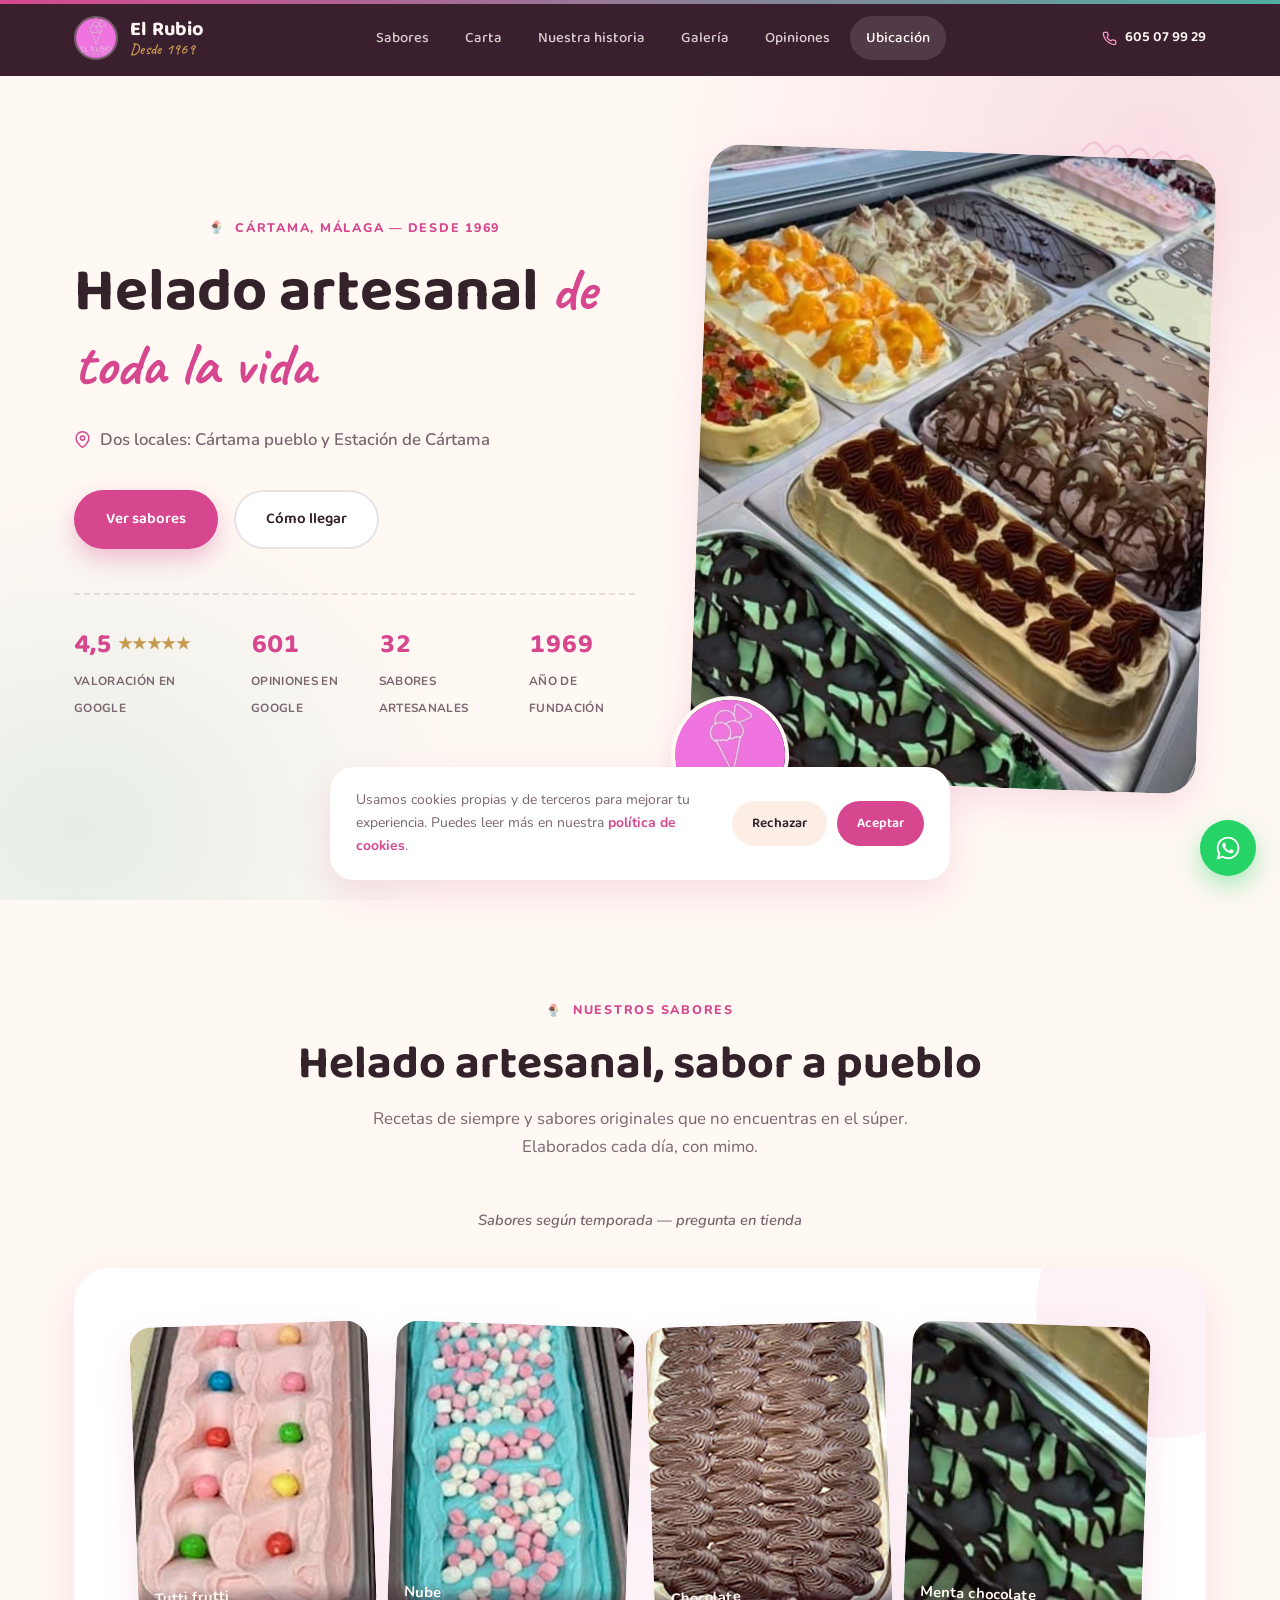
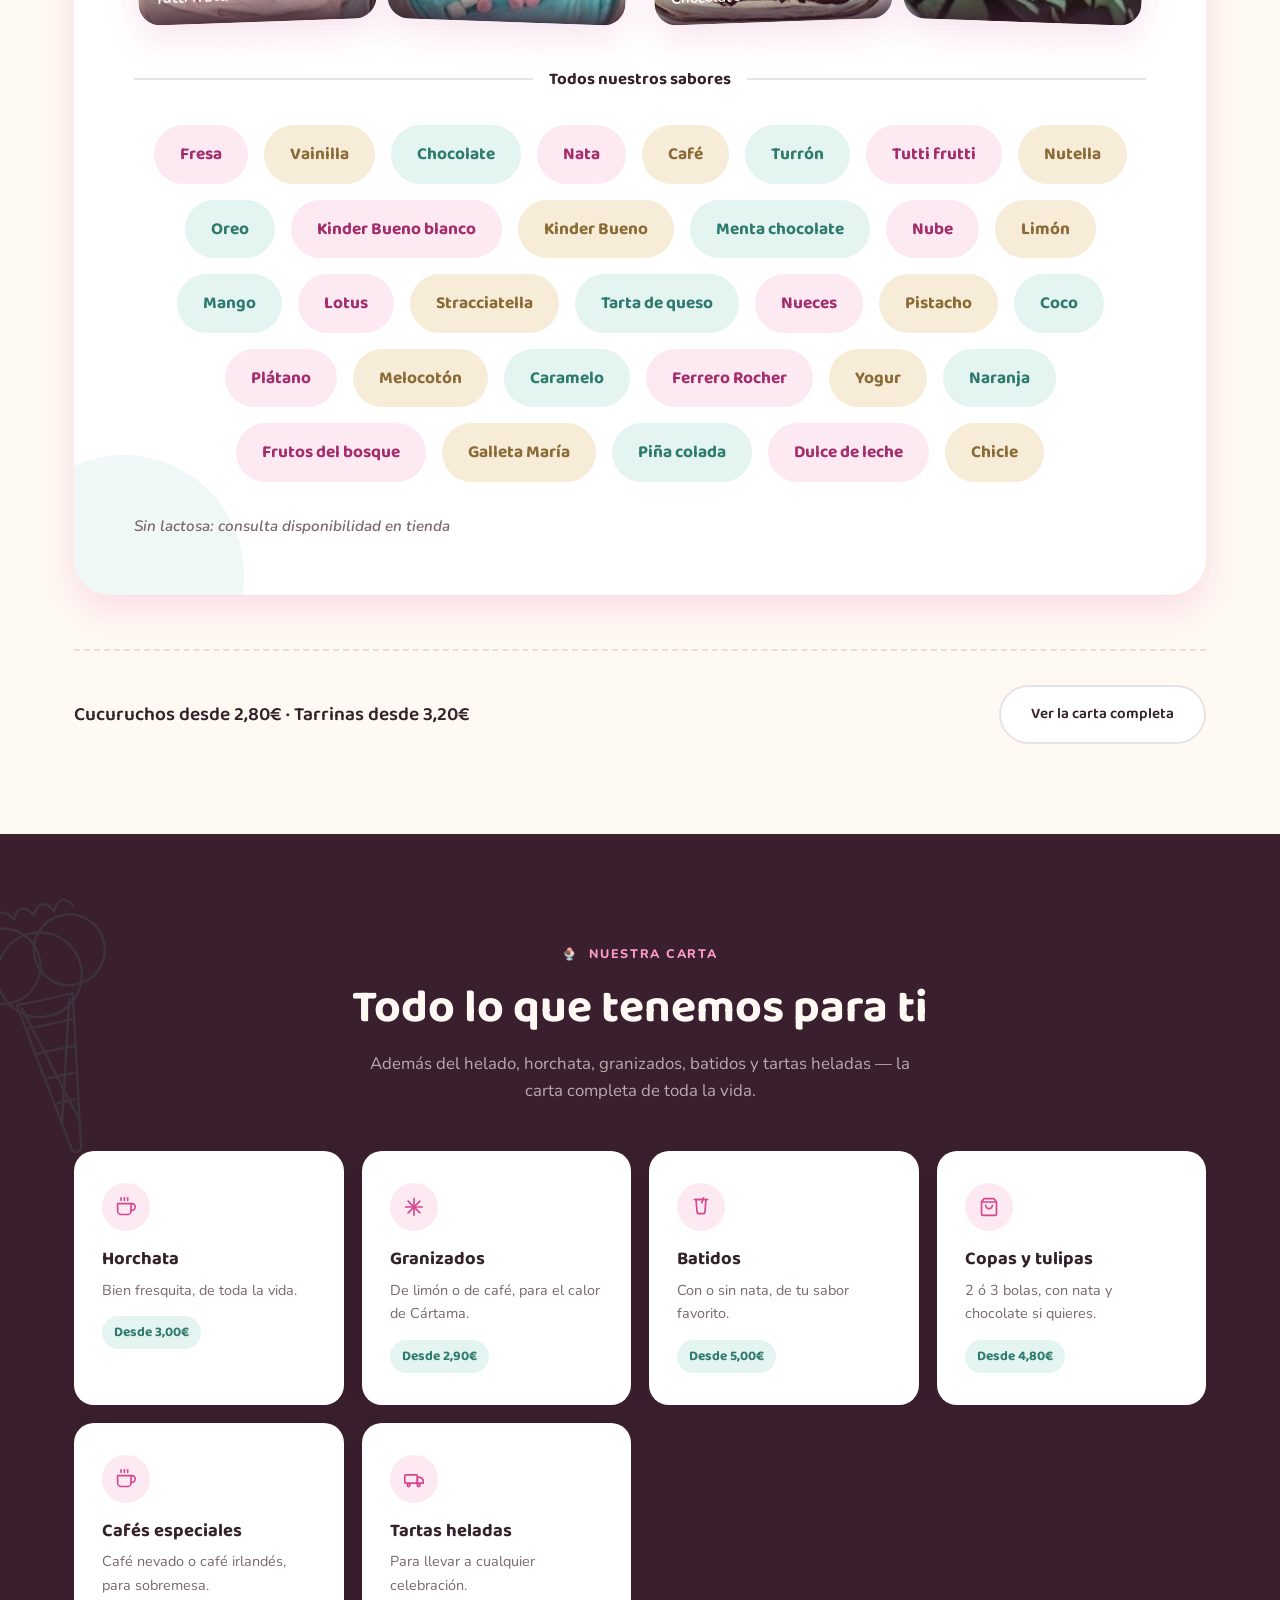
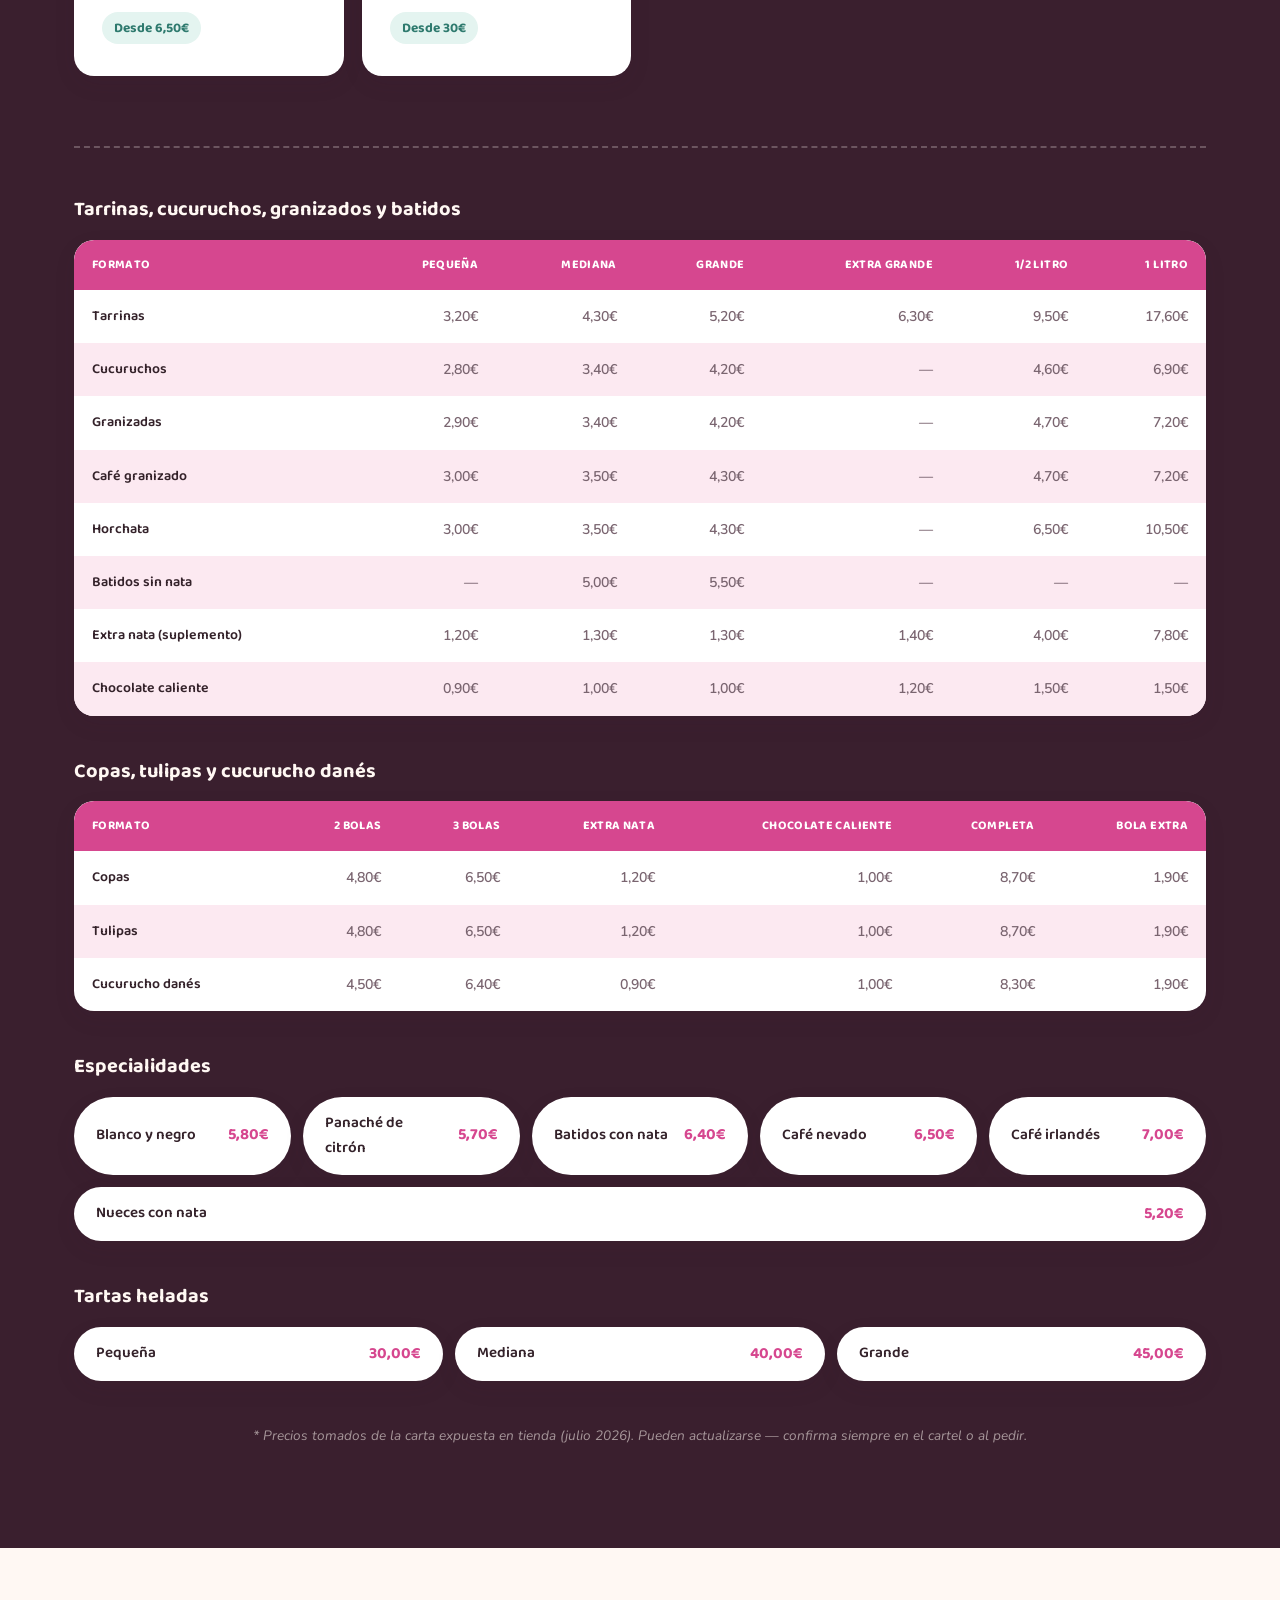
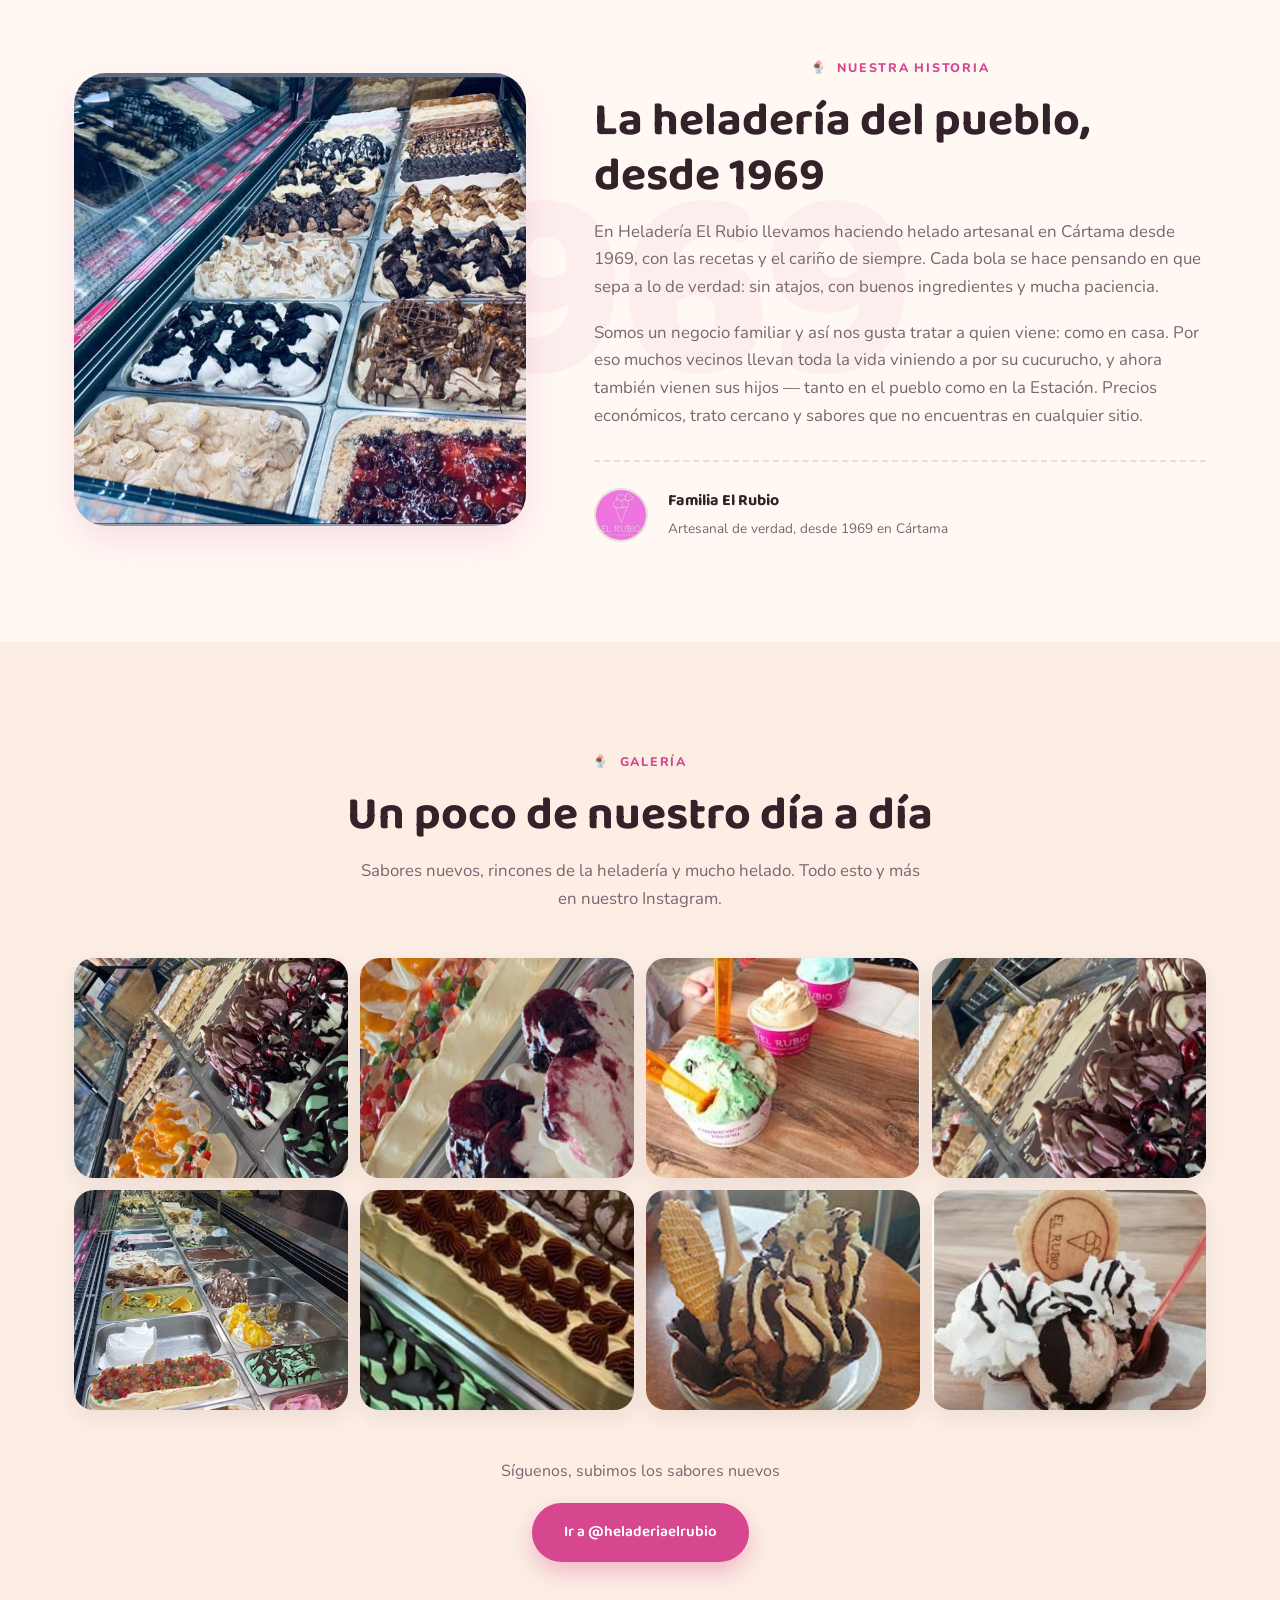
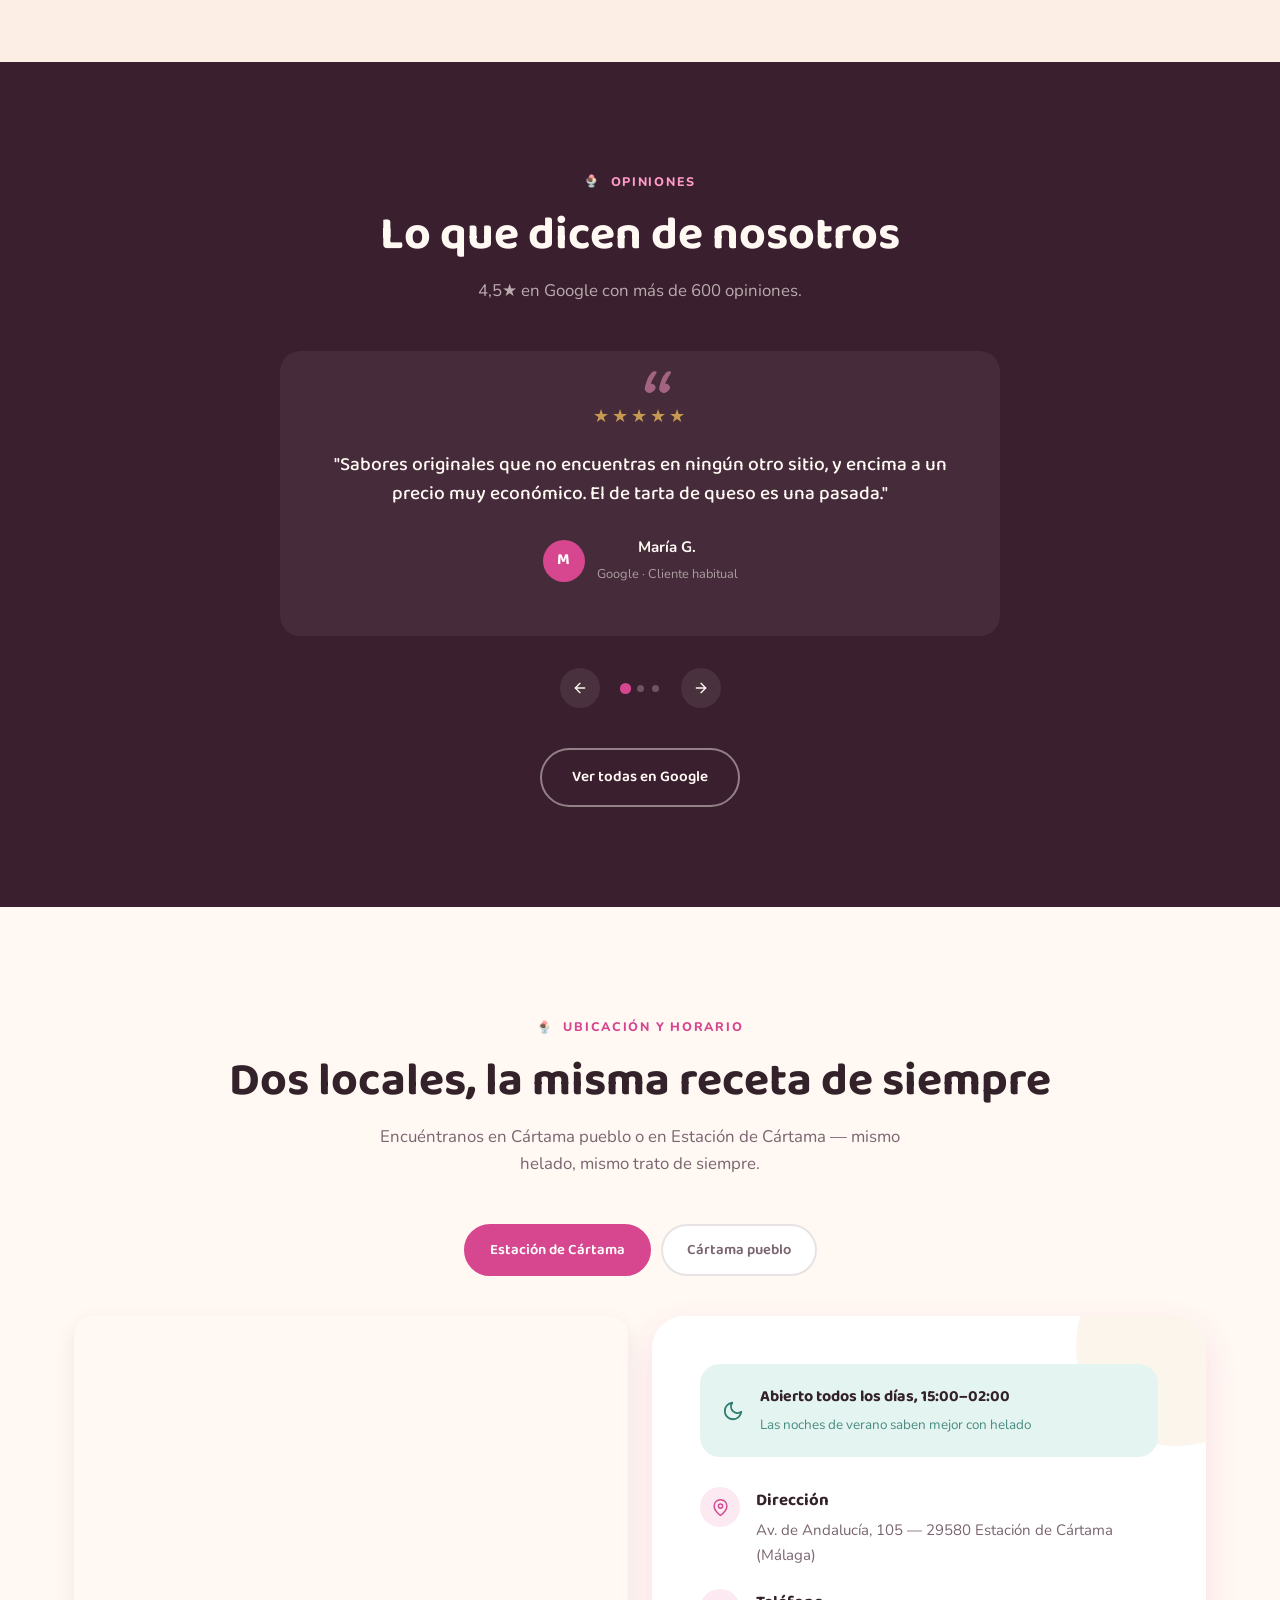
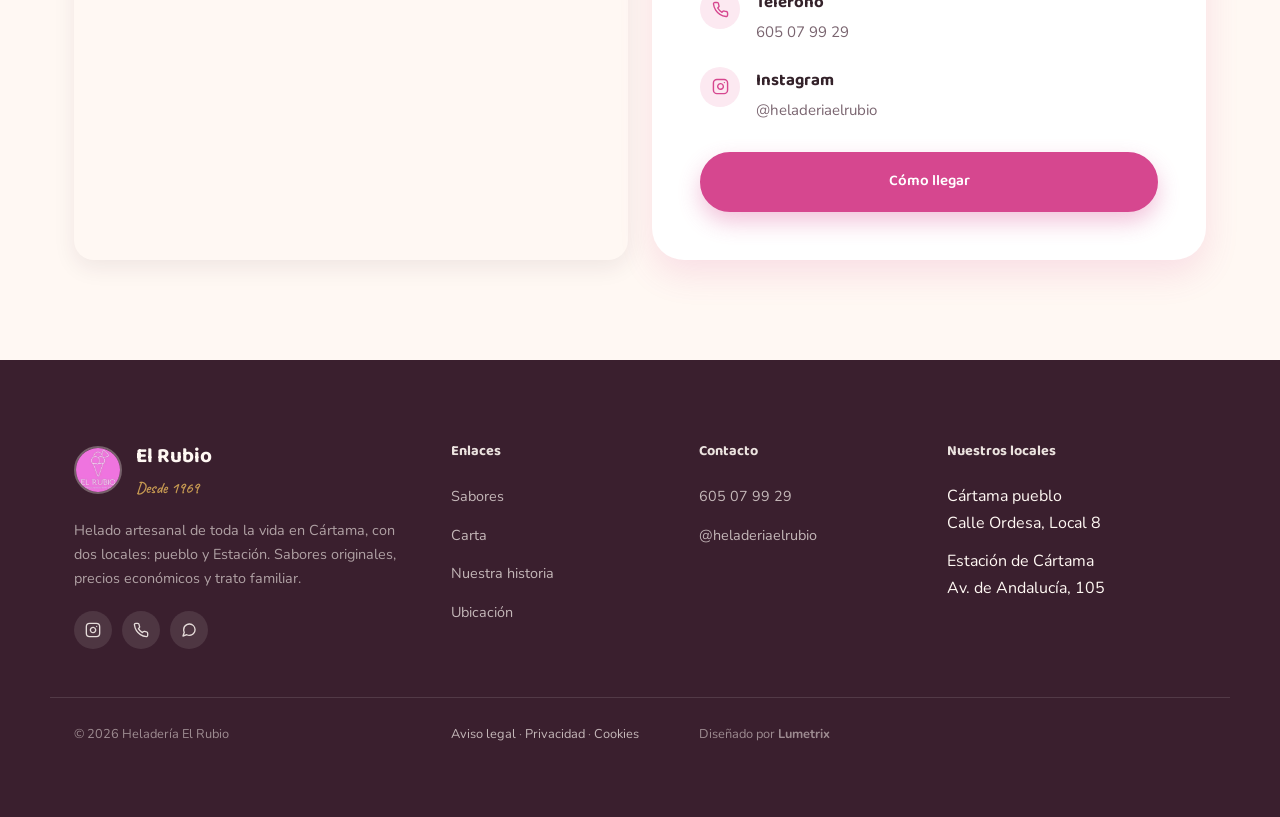
<file: index.html>
<!DOCTYPE html>
<html lang="es">
<head>
<meta charset="UTF-8">
<meta name="viewport" content="width=device-width, initial-scale=1.0">
<title>Heladería El Rubio — Helado Artesanal en Cártama desde 1969 (Málaga)</title>
<meta name="description" content="Heladería artesanal en Cártama (Málaga) desde 1969, con dos locales: Cártama pueblo y Estación de Cártama. Sabores originales, precios económicos y trato familiar de toda la vida. También cafetería. Abierto hasta las 2:00.">
<link rel="canonical" href="https://heladeriaelrubio.es/">

<!-- Open Graph -->
<meta property="og:type" content="restaurant">
<meta property="og:title" content="Heladería El Rubio — Helado Artesanal en Cártama desde 1969">
<meta property="og:description" content="Sabores originales, precios económicos y trato familiar de toda la vida. Dos locales: Cártama pueblo y Estación de Cártama. Abierto hasta las 2:00.">
<meta property="og:image" content="img/og-helado.jpg">
<meta property="og:image:width" content="1200">
<meta property="og:image:height" content="630">
<meta property="og:locale" content="es_ES">
<meta property="og:site_name" content="Heladería El Rubio">
<meta name="twitter:card" content="summary_large_image">

<!-- Favicons -->
<link rel="icon" href="favicon.ico" sizes="any">
<link rel="icon" type="image/png" sizes="32x32" href="img/favicon-32.png">
<link rel="icon" type="image/png" sizes="16x16" href="img/favicon-16.png">
<link rel="apple-touch-icon" href="img/apple-touch-icon.png">
<link rel="manifest" href="site.webmanifest">
<meta name="theme-color" content="#3A1F2E">

<!-- Fuentes -->
<link rel="preconnect" href="https://fonts.googleapis.com">
<link rel="preconnect" href="https://fonts.gstatic.com" crossorigin>
<link href="https://fonts.googleapis.com/css2?family=Baloo+2:wght@500;600;700;800&family=Nunito:wght@400;600;700;800&family=Caveat:wght@600;700&display=swap" rel="stylesheet">

<link rel="stylesheet" href="css/style.css?v=11">

<!-- Schema.org: IceCreamShop (dos locales) -->
<script type="application/ld+json">
{
  "@context": "https://schema.org",
  "@graph": [
    {
      "@type": "IceCreamShop",
      "@id": "https://heladeriaelrubio.es/#estacion",
      "name": "Heladería El Rubio — Estación de Cártama",
      "image": "https://heladeriaelrubio.es/img/og-helado.jpg",
      "telephone": "+34605079929",
      "priceRange": "€",
      "foundingDate": "1969",
      "address": {
        "@type": "PostalAddress",
        "streetAddress": "Av. de Andalucía, 105",
        "addressLocality": "Estación de Cártama",
        "addressRegion": "Málaga",
        "postalCode": "29580",
        "addressCountry": "ES"
      },
      "openingHoursSpecification": [
        {
          "@type": "OpeningHoursSpecification",
          "dayOfWeek": ["Monday","Tuesday","Wednesday","Thursday","Friday","Saturday","Sunday"],
          "opens": "15:00",
          "closes": "02:00"
        }
      ],
      "aggregateRating": {
        "@type": "AggregateRating",
        "ratingValue": "4.5",
        "reviewCount": "601"
      },
      "sameAs": ["https://www.instagram.com/heladeriaelrubio"]
    },
    {
      "@type": "IceCreamShop",
      "@id": "https://heladeriaelrubio.es/#pueblo",
      "name": "Heladería El Rubio — Cártama pueblo",
      "image": "https://heladeriaelrubio.es/img/og-helado.jpg",
      "telephone": "+34605079929",
      "priceRange": "€",
      "foundingDate": "1969",
      "address": {
        "@type": "PostalAddress",
        "streetAddress": "Calle Ordesa, Local 8",
        "addressLocality": "Cártama",
        "addressRegion": "Málaga",
        "postalCode": "29570",
        "addressCountry": "ES"
      },
      "openingHoursSpecification": [
        {
          "@type": "OpeningHoursSpecification",
          "dayOfWeek": ["Monday","Tuesday","Wednesday","Thursday","Friday","Saturday","Sunday"],
          "opens": "15:00",
          "closes": "02:00"
        }
      ],
      "sameAs": ["https://www.instagram.com/heladeriaelrubio"]
    }
  ]
}
</script>
</head>
<body>

<a href="#inicio" class="skip-link">Ir al contenido principal</a>
<div class="franja-acento" aria-hidden="true"></div>

<!-- ============ HEADER ============ -->
<header class="header" id="header">
  <div class="contenedor">
    <a href="#inicio" class="logo">
      <span class="logo-badge"><img src="img/logo-el-rubio.jpg" alt="Heladería El Rubio"></span>
      <span class="logo-texto">El Rubio<span>Desde 1969</span></span>
    </a>

    <nav class="nav-desktop">
      <a href="#sabores">Sabores</a>
      <a href="#carta">Carta</a>
      <a href="#historia">Nuestra historia</a>
      <a href="#galeria">Galería</a>
      <a href="#opiniones">Opiniones</a>
      <a href="#ubicacion">Ubicación</a>
    </nav>

    <div class="nav-cta">
      <a href="tel:+34605079929" class="nav-tel"><svg class="icono-svg" viewBox="0 0 24 24"><path d="M22 16.92v3a2 2 0 0 1-2.18 2 19.79 19.79 0 0 1-8.63-3.07 19.5 19.5 0 0 1-6-6 19.79 19.79 0 0 1-3.07-8.67A2 2 0 0 1 4.11 2h3a2 2 0 0 1 2 1.72c.127.96.361 1.903.7 2.81a2 2 0 0 1-.45 2.11L8.09 9.91a16 16 0 0 0 6 6l1.27-1.27a2 2 0 0 1 2.11-.45c.907.339 1.85.573 2.81.7A2 2 0 0 1 22 16.92z"/></svg> 605 07 99 29</a>
      <button class="btn-menu" id="btnMenu" aria-label="Abrir menú">
        <span></span><span></span><span></span>
      </button>
    </div>
  </div>

  <div class="nav-movil" id="navMovil">
    <a href="#sabores">Sabores</a>
    <a href="#carta">Carta</a>
    <a href="#historia">Nuestra historia</a>
    <a href="#galeria">Galería</a>
    <a href="#opiniones">Opiniones</a>
    <a href="#ubicacion">Ubicación</a>
    <a href="tel:+34605079929" class="nav-tel"><svg class="icono-svg" viewBox="0 0 24 24"><path d="M22 16.92v3a2 2 0 0 1-2.18 2 19.79 19.79 0 0 1-8.63-3.07 19.5 19.5 0 0 1-6-6 19.79 19.79 0 0 1-3.07-8.67A2 2 0 0 1 4.11 2h3a2 2 0 0 1 2 1.72c.127.96.361 1.903.7 2.81a2 2 0 0 1-.45 2.11L8.09 9.91a16 16 0 0 0 6 6l1.27-1.27a2 2 0 0 1 2.11-.45c.907.339 1.85.573 2.81.7A2 2 0 0 1 22 16.92z"/></svg> 605 07 99 29</a>
  </div>
</header>

<!-- ============ HERO ============ -->
<section class="hero" id="inicio">
  <div class="contenedor">
    <div class="hero-texto">
      <span class="etiqueta">Cártama, Málaga — desde 1969</span>
      <h1>Helado artesanal <em>de toda la vida</em></h1>
      <p class="hero-direccion"><svg class="icono-svg" viewBox="0 0 24 24"><path d="M21 10c0 7-9 13-9 13s-9-6-9-13a9 9 0 0 1 18 0z"/><circle cx="12" cy="10" r="3"/></svg> Dos locales: Cártama pueblo y Estación de Cártama</p>
      <div class="hero-botones">
        <a href="#sabores" class="btn btn-primario">Ver sabores</a>
        <a href="#ubicacion" class="btn btn-secundario">Cómo llegar</a>
      </div>
      <div class="hero-stats">
        <div class="hero-stat"><strong>4,5<span class="estrellas">★★★★★</span></strong><span>Valoración en Google</span></div>
        <div class="hero-stat"><strong data-cuenta="601">0</strong><span>Opiniones en Google</span></div>
        <div class="hero-stat"><strong data-cuenta="32">0</strong><span>Sabores artesanales</span></div>
        <div class="hero-stat"><strong>1969</strong><span>Año de fundación</span></div>
      </div>
    </div>

    <div class="hero-imagen-wrap">
      <div class="grafico-decorativo hero-grafico" aria-hidden="true">
        <svg viewBox="0 0 200 280" xmlns="http://www.w3.org/2000/svg">
          <path d="M75 118 L125 118 L104 252 a5 6 0 0 1 -8 0 Z"/>
          <line x1="80" y1="140" x2="120" y2="140"/>
          <line x1="84" y1="163" x2="116" y2="163"/>
          <line x1="88" y1="186" x2="112" y2="186"/>
          <line x1="92" y1="209" x2="108" y2="209"/>
          <line x1="79" y1="122" x2="108" y2="228"/>
          <line x1="121" y1="122" x2="92" y2="228"/>
          <circle cx="100" cy="96" r="37"/>
          <circle cx="70" cy="82" r="33"/>
          <circle cx="130" cy="80" r="31"/>
          <path d="M52 44 q9 -16 18 0 q9 -16 18 0 q9 -16 18 0 q9 -16 18 0 q9 -16 18 0"/>
        </svg>
      </div>
      <div class="hero-imagen">
        <img class="foto-real" src="img/hero-vitrina.jpg" alt="Vitrina de helados artesanales de Heladería El Rubio" fetchpriority="high">
      </div>
      <div class="hero-sello"><img src="img/logo-el-rubio.jpg" alt="Sello Heladería El Rubio, desde 1969"></div>
    </div>
  </div>
</section>

<!-- ============ SABORES ============ -->
<section class="sabores" id="sabores">
  <div class="contenedor">
    <div class="cabecera-seccion reveal">
      <span class="etiqueta">Nuestros sabores</span>
      <h2 class="titulo-seccion">Helado artesanal, sabor a pueblo</h2>
      <p class="subtitulo-seccion">Recetas de siempre y sabores originales que no encuentras en el súper. Elaborados cada día, con mimo.</p>
    </div>

    <div class="nota-sabores-wrap reveal">
      <span class="nota-sabores">Sabores según temporada — pregunta en tienda</span>
    </div>

    <div class="sabores-panel reveal">
      <div class="sabores-fotos">
        <div class="sabores-fotos-item"><img class="foto-real" src="img/sabor-tuttifrutti.jpg" alt="Helado de tutti frutti con gominolas" loading="lazy"><span>Tutti frutti</span></div>
        <div class="sabores-fotos-item"><img class="foto-real" src="img/sabor-nube.jpg" alt="Helado de nube con nubes de azúcar" loading="lazy"><span>Nube</span></div>
        <div class="sabores-fotos-item"><img class="foto-real" src="img/sabor-chocolate2.jpg" alt="Helado de chocolate" loading="lazy"><span>Chocolate</span></div>
        <div class="sabores-fotos-item"><img class="foto-real" src="img/sabor-menta.jpg" alt="Helado de menta con chocolate" loading="lazy"><span>Menta chocolate</span></div>
      </div>

      <div class="sabores-divisor"><span>Todos nuestros sabores</span></div>

      <div class="pills-sabores pills-sabores-todos">
        <span class="pill-sabor c-rosa">Fresa</span>
        <span class="pill-sabor c-dorado">Vainilla</span>
        <span class="pill-sabor c-verde">Chocolate</span>
        <span class="pill-sabor c-rosa">Nata</span>
        <span class="pill-sabor c-dorado">Café</span>
        <span class="pill-sabor c-verde">Turrón</span>
        <span class="pill-sabor c-rosa">Tutti frutti</span>
        <span class="pill-sabor c-dorado">Nutella</span>
        <span class="pill-sabor c-verde">Oreo</span>
        <span class="pill-sabor c-rosa">Kinder Bueno blanco</span>
        <span class="pill-sabor c-dorado">Kinder Bueno</span>
        <span class="pill-sabor c-verde">Menta chocolate</span>
        <span class="pill-sabor c-rosa">Nube</span>
        <span class="pill-sabor c-dorado">Limón</span>
        <span class="pill-sabor c-verde">Mango</span>
        <span class="pill-sabor c-rosa">Lotus</span>
        <span class="pill-sabor c-dorado">Stracciatella</span>
        <span class="pill-sabor c-verde">Tarta de queso</span>
        <span class="pill-sabor c-rosa">Nueces</span>
        <span class="pill-sabor c-dorado">Pistacho</span>
        <span class="pill-sabor c-verde">Coco</span>
        <span class="pill-sabor c-rosa">Plátano</span>
        <span class="pill-sabor c-dorado">Melocotón</span>
        <span class="pill-sabor c-verde">Caramelo</span>
        <span class="pill-sabor c-rosa">Ferrero Rocher</span>
        <span class="pill-sabor c-dorado">Yogur</span>
        <span class="pill-sabor c-verde">Naranja</span>
        <span class="pill-sabor c-rosa">Frutos del bosque</span>
        <span class="pill-sabor c-dorado">Galleta María</span>
        <span class="pill-sabor c-verde">Piña colada</span>
        <span class="pill-sabor c-rosa">Dulce de leche</span>
        <span class="pill-sabor c-dorado">Chicle</span>
      </div>
      <p class="nota-sabores">Sin lactosa: consulta disponibilidad en tienda</p>
    </div>

    <div class="sabores-cta reveal">
      <p>Cucuruchos desde 2,80€ · Tarrinas desde 3,20€</p>
      <a href="#carta" class="btn btn-secundario">Ver la carta completa</a>
    </div>
  </div>
</section>

<!-- ============ NUESTRA CARTA ============ -->
<section class="mas-helados seccion-oscura" id="carta">
  <div class="grafico-decorativo carta-grafico" aria-hidden="true">
    <svg viewBox="0 0 200 280" xmlns="http://www.w3.org/2000/svg">
      <path d="M75 118 L125 118 L104 252 a5 6 0 0 1 -8 0 Z"/>
      <line x1="80" y1="140" x2="120" y2="140"/>
      <line x1="84" y1="163" x2="116" y2="163"/>
      <line x1="88" y1="186" x2="112" y2="186"/>
      <line x1="92" y1="209" x2="108" y2="209"/>
      <line x1="79" y1="122" x2="108" y2="228"/>
      <line x1="121" y1="122" x2="92" y2="228"/>
      <circle cx="100" cy="96" r="37"/>
      <circle cx="70" cy="82" r="33"/>
      <circle cx="130" cy="80" r="31"/>
      <path d="M52 44 q9 -16 18 0 q9 -16 18 0 q9 -16 18 0 q9 -16 18 0 q9 -16 18 0"/>
    </svg>
  </div>
  <div class="contenedor">
    <div class="cabecera-seccion reveal">
      <span class="etiqueta">Nuestra carta</span>
      <h2 class="titulo-seccion">Todo lo que tenemos para ti</h2>
      <p class="subtitulo-seccion">Además del helado, horchata, granizados, batidos y tartas heladas — la carta completa de toda la vida.</p>
    </div>

    <div class="grid-servicios">
      <div class="tarjeta-servicio reveal reveal-1">
        <div class="icono-servicio"><svg class="icono-svg" viewBox="0 0 24 24"><path d="M18 8h1a4 4 0 0 1 0 8h-1"/><path d="M2 8h16v9a4 4 0 0 1-4 4H6a4 4 0 0 1-4-4V8z"/><line x1="6" y1="1" x2="6" y2="4"/><line x1="10" y1="1" x2="10" y2="4"/><line x1="14" y1="1" x2="14" y2="4"/></svg></div>
        <h4>Horchata</h4>
        <p>Bien fresquita, de toda la vida.</p>
        <span class="precio-desde">Desde 3,00€</span>
      </div>
      <div class="tarjeta-servicio reveal reveal-2">
        <div class="icono-servicio"><svg class="icono-svg" viewBox="0 0 24 24"><line x1="12" y1="2" x2="12" y2="22"/><line x1="4.93" y1="4.93" x2="19.07" y2="19.07"/><line x1="2" y1="12" x2="22" y2="12"/><line x1="4.93" y1="19.07" x2="19.07" y2="4.93"/></svg></div>
        <h4>Granizados</h4>
        <p>De limón o de café, para el calor de Cártama.</p>
        <span class="precio-desde">Desde 2,90€</span>
      </div>
      <div class="tarjeta-servicio reveal reveal-3">
        <div class="icono-servicio"><svg class="icono-svg" viewBox="0 0 24 24"><path d="M6 3h12l-1.3 15.2a2 2 0 0 1-2 1.8H9.3a2 2 0 0 1-2-1.8L6 3z"/><line x1="4" y1="3" x2="20" y2="3"/><line x1="15" y1="1" x2="13" y2="7"/></svg></div>
        <h4>Batidos</h4>
        <p>Con o sin nata, de tu sabor favorito.</p>
        <span class="precio-desde">Desde 5,00€</span>
      </div>
      <div class="tarjeta-servicio reveal reveal-4">
        <div class="icono-servicio"><svg class="icono-svg" viewBox="0 0 24 24"><path d="M6 2 3 6v14a2 2 0 0 0 2 2h14a2 2 0 0 0 2-2V6l-3-4z"/><line x1="3" y1="6" x2="21" y2="6"/><path d="M16 10a4 4 0 0 1-8 0"/></svg></div>
        <h4>Copas y tulipas</h4>
        <p>2 ó 3 bolas, con nata y chocolate si quieres.</p>
        <span class="precio-desde">Desde 4,80€</span>
      </div>
      <div class="tarjeta-servicio reveal reveal-1">
        <div class="icono-servicio"><svg class="icono-svg" viewBox="0 0 24 24"><path d="M18 8h1a4 4 0 0 1 0 8h-1"/><path d="M2 8h16v9a4 4 0 0 1-4 4H6a4 4 0 0 1-4-4V8z"/><line x1="6" y1="1" x2="6" y2="4"/><line x1="10" y1="1" x2="10" y2="4"/><line x1="14" y1="1" x2="14" y2="4"/></svg></div>
        <h4>Cafés especiales</h4>
        <p>Café nevado o café irlandés, para sobremesa.</p>
        <span class="precio-desde">Desde 6,50€</span>
      </div>
      <div class="tarjeta-servicio reveal reveal-2">
        <div class="icono-servicio"><svg class="icono-svg" viewBox="0 0 24 24"><rect x="1" y="7" width="15" height="10" rx="1"/><path d="M16 10h4l3 3v4h-7z"/><circle cx="5.5" cy="19.5" r="1.6"/><circle cx="17.5" cy="19.5" r="1.6"/></svg></div>
        <h4>Tartas heladas</h4>
        <p>Para llevar a cualquier celebración.</p>
        <span class="precio-desde">Desde 30€</span>
      </div>
    </div>

    <div class="carta-detalle reveal">
      <h3 class="carta-subtitulo">Tarrinas, cucuruchos, granizados y batidos</h3>
      <div class="tabla-scroll">
        <table class="tabla-precios">
          <thead>
            <tr><th>Formato</th><th>Pequeña</th><th>Mediana</th><th>Grande</th><th>Extra grande</th><th>1/2 litro</th><th>1 litro</th></tr>
          </thead>
          <tbody>
            <tr><td>Tarrinas</td><td>3,20€</td><td>4,30€</td><td>5,20€</td><td>6,30€</td><td>9,50€</td><td>17,60€</td></tr>
            <tr><td>Cucuruchos</td><td>2,80€</td><td>3,40€</td><td>4,20€</td><td>—</td><td>4,60€</td><td>6,90€</td></tr>
            <tr><td>Granizadas</td><td>2,90€</td><td>3,40€</td><td>4,20€</td><td>—</td><td>4,70€</td><td>7,20€</td></tr>
            <tr><td>Café granizado</td><td>3,00€</td><td>3,50€</td><td>4,30€</td><td>—</td><td>4,70€</td><td>7,20€</td></tr>
            <tr><td>Horchata</td><td>3,00€</td><td>3,50€</td><td>4,30€</td><td>—</td><td>6,50€</td><td>10,50€</td></tr>
            <tr><td>Batidos sin nata</td><td>—</td><td>5,00€</td><td>5,50€</td><td>—</td><td>—</td><td>—</td></tr>
            <tr><td>Extra nata (suplemento)</td><td>1,20€</td><td>1,30€</td><td>1,30€</td><td>1,40€</td><td>4,00€</td><td>7,80€</td></tr>
            <tr><td>Chocolate caliente</td><td>0,90€</td><td>1,00€</td><td>1,00€</td><td>1,20€</td><td>1,50€</td><td>1,50€</td></tr>
          </tbody>
        </table>
      </div>

      <h3 class="carta-subtitulo">Copas, tulipas y cucurucho danés</h3>
      <div class="tabla-scroll">
        <table class="tabla-precios">
          <thead>
            <tr><th>Formato</th><th>2 bolas</th><th>3 bolas</th><th>Extra nata</th><th>Chocolate caliente</th><th>Completa</th><th>Bola extra</th></tr>
          </thead>
          <tbody>
            <tr><td>Copas</td><td>4,80€</td><td>6,50€</td><td>1,20€</td><td>1,00€</td><td>8,70€</td><td>1,90€</td></tr>
            <tr><td>Tulipas</td><td>4,80€</td><td>6,50€</td><td>1,20€</td><td>1,00€</td><td>8,70€</td><td>1,90€</td></tr>
            <tr><td>Cucurucho danés</td><td>4,50€</td><td>6,40€</td><td>0,90€</td><td>1,00€</td><td>8,30€</td><td>1,90€</td></tr>
          </tbody>
        </table>
      </div>

      <h3 class="carta-subtitulo">Especialidades</h3>
      <div class="lista-especialidades">
        <div class="especialidad-item"><span>Blanco y negro</span><strong>5,80€</strong></div>
        <div class="especialidad-item"><span>Panaché de citrón</span><strong>5,70€</strong></div>
        <div class="especialidad-item"><span>Batidos con nata</span><strong>6,40€</strong></div>
        <div class="especialidad-item"><span>Café nevado</span><strong>6,50€</strong></div>
        <div class="especialidad-item"><span>Café irlandés</span><strong>7,00€</strong></div>
        <div class="especialidad-item"><span>Nueces con nata</span><strong>5,20€</strong></div>
      </div>

      <h3 class="carta-subtitulo">Tartas heladas</h3>
      <div class="lista-especialidades">
        <div class="especialidad-item"><span>Pequeña</span><strong>30,00€</strong></div>
        <div class="especialidad-item"><span>Mediana</span><strong>40,00€</strong></div>
        <div class="especialidad-item"><span>Grande</span><strong>45,00€</strong></div>
      </div>

      <p class="aviso-confirmar">* Precios tomados de la carta expuesta en tienda (julio 2026). Pueden actualizarse — confirma siempre en el cartel o al pedir.</p>
    </div>
  </div>
</section>

<!-- ============ HISTORIA ============ -->
<section class="historia" id="historia">
  <span class="historia-numeral" aria-hidden="true">1969</span>
  <div class="contenedor">
    <div class="historia-imagen reveal">
      <img class="foto-real" src="img/historia-vitrina.jpg" alt="Vitrina de sabores artesanales de Heladería El Rubio" loading="lazy">
    </div>
    <div class="historia-texto reveal">
      <span class="etiqueta">Nuestra historia</span>
      <h2 class="titulo-seccion">La heladería del pueblo, desde 1969</h2>
      <p>En Heladería El Rubio llevamos haciendo helado artesanal en Cártama desde 1969, con las recetas y el cariño de siempre. Cada bola se hace pensando en que sepa a lo de verdad: sin atajos, con buenos ingredientes y mucha paciencia.</p>
      <p>Somos un negocio familiar y así nos gusta tratar a quien viene: como en casa. Por eso muchos vecinos llevan toda la vida viniendo a por su cucurucho, y ahora también vienen sus hijos — tanto en el pueblo como en la Estación. Precios económicos, trato cercano y sabores que no encuentras en cualquier sitio.</p>
      <div class="historia-firma">
        <span class="logo-badge"><img src="img/logo-el-rubio.jpg" alt="Heladería El Rubio"></span>
        <div>
          <strong>Familia El Rubio</strong>
          <span>Artesanal de verdad, desde 1969 en Cártama</span>
        </div>
      </div>
    </div>
  </div>
</section>

<!-- ============ GALERÍA ============ -->
<section class="galeria" id="galeria">
  <div class="contenedor">
    <div class="cabecera-seccion reveal">
      <span class="etiqueta">Galería</span>
      <h2 class="titulo-seccion">Un poco de nuestro día a día</h2>
      <p class="subtitulo-seccion">Sabores nuevos, rincones de la heladería y mucho helado. Todo esto y más en nuestro Instagram.</p>
    </div>

    <div class="grid-galeria reveal">
      <button class="item-galeria" data-lightbox="1"><img class="foto-real" src="img/galeria-vitrina-1.jpg" alt="Vitrina de Heladería El Rubio" loading="lazy"></button>
      <button class="item-galeria" data-lightbox="2"><img class="foto-real" src="img/galeria-vitrina-2.jpg" alt="Tarrinas de frutos rojos y nata" loading="lazy"></button>
      <button class="item-galeria" data-lightbox="3"><img class="foto-real" src="img/galeria-copas.jpg" alt="Copas de helado El Rubio en mesa de madera" loading="lazy"></button>
      <button class="item-galeria" data-lightbox="4"><img class="foto-real" src="img/galeria-vitrina-3.jpg" alt="Sabores variados en vitrina" loading="lazy"></button>
      <button class="item-galeria" data-lightbox="5"><img class="foto-real" src="img/galeria-vitrina-5.jpg" alt="Vitrina de sabores de Heladería El Rubio" loading="lazy"></button>
      <button class="item-galeria" data-lightbox="6"><img class="foto-real" src="img/galeria-vitrina-4.jpg" alt="Helado con virutas de chocolate" loading="lazy"></button>
      <button class="item-galeria" data-lightbox="7"><img class="foto-real" src="img/galeria-copa-bowl.jpg" alt="Copa de helado con barquillo y chocolate" loading="lazy"></button>
      <button class="item-galeria" data-lightbox="8"><img class="foto-real" src="img/galeria-copa-especial.jpg" alt="Copa especial de helado con nata y chocolate de El Rubio" loading="lazy"></button>
    </div>

    <div class="galeria-cta reveal">
      <p>Síguenos, subimos los sabores nuevos</p>
      <a href="https://www.instagram.com/heladeriaelrubio" target="_blank" rel="noopener" class="btn btn-primario">Ir a @heladeriaelrubio</a>
    </div>
  </div>
</section>

<!-- ============ OPINIONES ============ -->
<section class="opiniones seccion-oscura" id="opiniones">
  <div class="contenedor">
    <div class="cabecera-seccion reveal">
      <span class="etiqueta">Opiniones</span>
      <h2 class="titulo-seccion">Lo que dicen de nosotros</h2>
      <p class="subtitulo-seccion">4,5★ en Google con más de 600 opiniones.</p>
    </div>

    <div class="carrusel-wrap reveal">
      <div class="carrusel-pista">
        <div class="carrusel-slides" id="carruselSlides">
          <div class="slide-opinion">
            <div class="tarjeta-opinion">
              <div class="estrellas">★★★★★</div>
              <p>"Sabores originales que no encuentras en ningún otro sitio, y encima a un precio muy económico. El de tarta de queso es una pasada."</p>
              <div class="autor">
                <div class="avatar-opinion">M</div>
                <div><strong>María G.</strong><span>Google · Cliente habitual</span></div>
              </div>
            </div>
          </div>
          <div class="slide-opinion">
            <div class="tarjeta-opinion">
              <div class="estrellas">★★★★★</div>
              <p>"El trato es súper cercano, como en los pueblos de toda la vida. Se nota que el helado es artesanal de verdad."</p>
              <div class="autor">
                <div class="avatar-opinion">A</div>
                <div><strong>Antonio R.</strong><span>Google · Vecino de Cártama</span></div>
              </div>
            </div>
          </div>
          <div class="slide-opinion">
            <div class="tarjeta-opinion">
              <div class="estrellas">★★★★★</div>
              <p>"Abren hasta tarde y eso se agradece en verano. Vamos siempre después de cenar, un planazo con los niños."</p>
              <div class="autor">
                <div class="avatar-opinion">L</div>
                <div><strong>Laura M.</strong><span>Google · Cliente habitual</span></div>
              </div>
            </div>
          </div>
        </div>
      </div>

      <div class="carrusel-controles">
        <button class="carrusel-flecha" id="flechaAnterior" aria-label="Anterior"><svg class="icono-svg" viewBox="0 0 24 24"><line x1="19" y1="12" x2="5" y2="12"/><polyline points="12 19 5 12 12 5"/></svg></button>
        <div class="carrusel-puntos" id="carruselPuntos"></div>
        <button class="carrusel-flecha" id="flechaSiguiente" aria-label="Siguiente"><svg class="icono-svg" viewBox="0 0 24 24"><line x1="5" y1="12" x2="19" y2="12"/><polyline points="12 5 19 12 12 19"/></svg></button>
      </div>
    </div>

    <div class="opiniones-cta reveal">
      <a href="https://www.google.com/maps/search/?api=1&query=Heladeria+El+Rubio+Av.+de+Andalucia+105+Estacion+de+Cartama" target="_blank" rel="noopener" class="btn btn-outline-claro">Ver todas en Google</a>
    </div>
  </div>
</section>

<!-- ============ UBICACIÓN ============ -->
<section class="ubicacion" id="ubicacion">
  <div class="contenedor">
    <div class="cabecera-seccion reveal">
      <span class="etiqueta">Ubicación y horario</span>
      <h2 class="titulo-seccion">Dos locales, la misma receta de siempre</h2>
      <p class="subtitulo-seccion">Encuéntranos en Cártama pueblo o en Estación de Cártama — mismo helado, mismo trato de siempre.</p>
    </div>

    <div class="ubicacion-tabs reveal">
      <button class="ubicacion-tab activo" data-local="estacion" type="button">Estación de Cártama</button>
      <button class="ubicacion-tab" data-local="pueblo" type="button">Cártama pueblo</button>
    </div>

    <div class="ubicacion-grid reveal" data-local-panel="estacion">
      <div class="ubicacion-mapa">
        <iframe
          src="https://www.google.com/maps?q=Av.+de+Andaluc%C3%ADa+105+Estaci%C3%B3n+de+C%C3%A1rtama+M%C3%A1laga&output=embed"
          loading="lazy"
          referrerpolicy="no-referrer-when-downgrade"
          title="Mapa Heladería El Rubio — Estación de Cártama"></iframe>
      </div>

      <div class="ubicacion-info">
        <div class="horario-destacado">
          <svg class="icono-luna icono-svg" viewBox="0 0 24 24"><path d="M21 12.79A9 9 0 1 1 11.21 3 7 7 0 0 0 21 12.79z"/></svg>
          <div>
            <strong>Abierto todos los días, 15:00–02:00</strong>
            <span>Las noches de verano saben mejor con helado</span>
          </div>
        </div>

        <div class="info-fila">
          <div class="info-icono"><svg class="icono-svg" viewBox="0 0 24 24"><path d="M21 10c0 7-9 13-9 13s-9-6-9-13a9 9 0 0 1 18 0z"/><circle cx="12" cy="10" r="3"/></svg></div>
          <div class="info-texto"><strong>Dirección</strong><p>Av. de Andalucía, 105 — 29580 Estación de Cártama (Málaga)</p></div>
        </div>
        <div class="info-fila">
          <div class="info-icono"><svg class="icono-svg" viewBox="0 0 24 24"><path d="M22 16.92v3a2 2 0 0 1-2.18 2 19.79 19.79 0 0 1-8.63-3.07 19.5 19.5 0 0 1-6-6 19.79 19.79 0 0 1-3.07-8.67A2 2 0 0 1 4.11 2h3a2 2 0 0 1 2 1.72c.127.96.361 1.903.7 2.81a2 2 0 0 1-.45 2.11L8.09 9.91a16 16 0 0 0 6 6l1.27-1.27a2 2 0 0 1 2.11-.45c.907.339 1.85.573 2.81.7A2 2 0 0 1 22 16.92z"/></svg></div>
          <div class="info-texto"><strong>Teléfono</strong><p><a href="tel:+34605079929">605 07 99 29</a></p></div>
        </div>
        <div class="info-fila">
          <div class="info-icono"><svg class="icono-svg" viewBox="0 0 24 24"><rect x="2" y="2" width="20" height="20" rx="5"/><path d="M16 11.37A4 4 0 1 1 12.63 8 4 4 0 0 1 16 11.37z"/><line x1="17.5" y1="6.5" x2="17.51" y2="6.5"/></svg></div>
          <div class="info-texto"><strong>Instagram</strong><p><a href="https://www.instagram.com/heladeriaelrubio" target="_blank" rel="noopener">@heladeriaelrubio</a></p></div>
        </div>

        <a href="https://www.google.com/maps/dir/?api=1&destination=Av.+de+Andaluc%C3%ADa+105+Estaci%C3%B3n+de+C%C3%A1rtama+M%C3%A1laga" target="_blank" rel="noopener" class="btn btn-primario">Cómo llegar</a>
      </div>
    </div>

    <div class="ubicacion-grid" data-local-panel="pueblo" hidden>
      <div class="ubicacion-mapa">
        <iframe
          src="https://www.google.com/maps?q=Calle+Ordesa+8+C%C3%A1rtama+M%C3%A1laga&output=embed"
          loading="lazy"
          referrerpolicy="no-referrer-when-downgrade"
          title="Mapa Heladería El Rubio — Cártama pueblo"></iframe>
      </div>

      <div class="ubicacion-info">
        <div class="horario-destacado">
          <svg class="icono-luna icono-svg" viewBox="0 0 24 24"><path d="M21 12.79A9 9 0 1 1 11.21 3 7 7 0 0 0 21 12.79z"/></svg>
          <div>
            <strong>Abierto todos los días, 15:00–02:00</strong>
            <span>Las noches de verano saben mejor con helado</span>
          </div>
        </div>

        <div class="info-fila">
          <div class="info-icono"><svg class="icono-svg" viewBox="0 0 24 24"><path d="M21 10c0 7-9 13-9 13s-9-6-9-13a9 9 0 0 1 18 0z"/><circle cx="12" cy="10" r="3"/></svg></div>
          <div class="info-texto"><strong>Dirección</strong><p>Calle Ordesa, Local 8 — 29570 Cártama (Málaga)</p></div>
        </div>
        <div class="info-fila">
          <div class="info-icono"><svg class="icono-svg" viewBox="0 0 24 24"><path d="M22 16.92v3a2 2 0 0 1-2.18 2 19.79 19.79 0 0 1-8.63-3.07 19.5 19.5 0 0 1-6-6 19.79 19.79 0 0 1-3.07-8.67A2 2 0 0 1 4.11 2h3a2 2 0 0 1 2 1.72c.127.96.361 1.903.7 2.81a2 2 0 0 1-.45 2.11L8.09 9.91a16 16 0 0 0 6 6l1.27-1.27a2 2 0 0 1 2.11-.45c.907.339 1.85.573 2.81.7A2 2 0 0 1 22 16.92z"/></svg></div>
          <div class="info-texto"><strong>Teléfono</strong><p><a href="tel:+34605079929">605 07 99 29</a></p></div>
        </div>
        <div class="info-fila">
          <div class="info-icono"><svg class="icono-svg" viewBox="0 0 24 24"><rect x="2" y="2" width="20" height="20" rx="5"/><path d="M16 11.37A4 4 0 1 1 12.63 8 4 4 0 0 1 16 11.37z"/><line x1="17.5" y1="6.5" x2="17.51" y2="6.5"/></svg></div>
          <div class="info-texto"><strong>Instagram</strong><p><a href="https://www.instagram.com/heladeriaelrubio" target="_blank" rel="noopener">@heladeriaelrubio</a></p></div>
        </div>

        <a href="https://www.google.com/maps/dir/?api=1&destination=Calle+Ordesa+8+C%C3%A1rtama+M%C3%A1laga" target="_blank" rel="noopener" class="btn btn-primario">Cómo llegar</a>
      </div>
    </div>
  </div>
</section>

<!-- ============ FOOTER ============ -->
<footer class="footer">
  <div class="contenedor">
    <div class="footer-col">
      <div class="footer-logo">
        <span class="logo-badge"><img src="img/logo-el-rubio.jpg" alt="Heladería El Rubio"></span>
        <span class="footer-logo-texto">El Rubio<span>Desde 1969</span></span>
      </div>
      <p>Helado artesanal de toda la vida en Cártama, con dos locales: pueblo y Estación. Sabores originales, precios económicos y trato familiar.</p>
      <div class="footer-social">
        <a href="https://www.instagram.com/heladeriaelrubio" target="_blank" rel="noopener" aria-label="Instagram"><svg class="icono-svg" viewBox="0 0 24 24"><rect x="2" y="2" width="20" height="20" rx="5"/><path d="M16 11.37A4 4 0 1 1 12.63 8 4 4 0 0 1 16 11.37z"/><line x1="17.5" y1="6.5" x2="17.51" y2="6.5"/></svg></a>
        <a href="tel:+34605079929" aria-label="Llamar"><svg class="icono-svg" viewBox="0 0 24 24"><path d="M22 16.92v3a2 2 0 0 1-2.18 2 19.79 19.79 0 0 1-8.63-3.07 19.5 19.5 0 0 1-6-6 19.79 19.79 0 0 1-3.07-8.67A2 2 0 0 1 4.11 2h3a2 2 0 0 1 2 1.72c.127.96.361 1.903.7 2.81a2 2 0 0 1-.45 2.11L8.09 9.91a16 16 0 0 0 6 6l1.27-1.27a2 2 0 0 1 2.11-.45c.907.339 1.85.573 2.81.7A2 2 0 0 1 22 16.92z"/></svg></a>
        <a href="https://wa.me/34605079929" target="_blank" rel="noopener" aria-label="WhatsApp"><svg class="icono-svg" viewBox="0 0 24 24"><path d="M21 11.5a8.38 8.38 0 0 1-.9 3.8 8.5 8.5 0 0 1-7.6 4.7 8.38 8.38 0 0 1-3.8-.9L3 21l1.9-5.7a8.38 8.38 0 0 1-.9-3.8 8.5 8.5 0 0 1 4.7-7.6 8.38 8.38 0 0 1 3.8-.9h.5a8.48 8.48 0 0 1 8 8v.5z"/></svg></a>
      </div>
    </div>

    <div class="footer-col">
      <h5>Enlaces</h5>
      <ul>
        <li><a href="#sabores">Sabores</a></li>
        <li><a href="#carta">Carta</a></li>
        <li><a href="#historia">Nuestra historia</a></li>
        <li><a href="#ubicacion">Ubicación</a></li>
      </ul>
    </div>

    <div class="footer-col">
      <h5>Contacto</h5>
      <ul>
        <li><a href="tel:+34605079929">605 07 99 29</a></li>
        <li><a href="https://www.instagram.com/heladeriaelrubio" target="_blank" rel="noopener">@heladeriaelrubio</a></li>
      </ul>
    </div>

    <div class="footer-col">
      <h5>Nuestros locales</h5>
      <ul>
        <li>Cártama pueblo<br>Calle Ordesa, Local 8</li>
        <li>Estación de Cártama<br>Av. de Andalucía, 105</li>
      </ul>
    </div>
  </div>

  <div class="contenedor footer-bottom">
    <span>© <span id="anio"></span> Heladería El Rubio</span>
    <span>
      <a href="legal/aviso-legal.html">Aviso legal</a> ·
      <a href="legal/privacidad.html">Privacidad</a> ·
      <a href="legal/cookies.html">Cookies</a>
    </span>
    <span>Diseñado por <strong>Lumetrix</strong></span>
  </div>
</footer>

<!-- WhatsApp flotante -->
<a href="https://wa.me/34605079929?text=Hola%2C%20quer%C3%ADa%20hacer%20una%20consulta" target="_blank" rel="noopener" class="whatsapp-flotante" aria-label="Escribir por WhatsApp">
  <svg class="icono-whatsapp" viewBox="0 0 448 512" aria-hidden="true"><path d="M380.9 97.1C339 55.1 283.2 32 223.9 32c-122.4 0-222 99.6-222 222 0 39.1 10.2 77.3 29.6 111L0 480l117.7-30.9c32.4 17.7 68.9 27 106.1 27h.1c122.3 0 224.1-99.6 224.1-222 0-59.3-25.2-115-67.1-157zm-157 341.6c-33.2 0-65.7-8.9-94-25.7l-6.7-4-69.8 18.3L72 359.2l-4.4-7c-18.5-29.4-28.2-63.3-28.2-98.2 0-101.7 82.8-184.5 184.6-184.5 49.3 0 95.6 19.2 130.4 54.1 34.8 34.9 56.2 81.2 56.1 130.5 0 101.8-84.9 184.6-186.6 184.6zm101.2-138.2c-5.5-2.8-32.8-16.2-37.9-18-5.1-1.9-8.8-2.8-12.5 2.8-3.7 5.6-14.3 18-17.6 21.8-3.2 3.7-6.5 4.2-12 1.4-32.6-16.3-54-29.1-75.5-66-5.7-9.8 5.7-9.1 16.3-30.3 1.8-3.7.9-6.9-.5-9.7-1.4-2.8-12.5-30.1-17.1-41.2-4.5-10.8-9.1-9.3-12.5-9.5-3.2-.2-6.9-.2-10.6-.2-3.7 0-9.7 1.4-14.8 6.9-5.1 5.6-19.4 19-19.4 46.3s19.9 53.7 22.6 57.4c2.8 3.7 39.1 59.7 94.8 83.8 35.2 15.2 49 16.5 66.6 13.9 10.7-1.6 32.8-13.4 37.4-26.4 4.6-13 4.6-24.1 3.2-26.4-1.3-2.5-5-3.9-10.5-6.6z"/></svg>
</a>

<!-- Volver arriba -->
<button class="volver-arriba" id="btnVolverArriba" aria-label="Volver arriba">
  <svg class="icono-svg" viewBox="0 0 24 24"><line x1="12" y1="19" x2="12" y2="5"/><polyline points="5 12 12 5 19 12"/></svg>
</button>

<!-- Lightbox galería -->
<div class="lightbox" id="lightbox">
  <button class="lightbox-cerrar" id="lightboxCerrar" aria-label="Cerrar">
    <svg class="icono-svg" viewBox="0 0 24 24"><line x1="18" y1="6" x2="6" y2="18"/><line x1="6" y1="6" x2="18" y2="18"/></svg>
  </button>
  <div class="lightbox-contenido" id="lightboxContenido"></div>
</div>

<!-- Cookies -->
<div class="cookies-banner" id="cookiesBanner">
  <p>Usamos cookies propias y de terceros para mejorar tu experiencia. Puedes leer más en nuestra <a href="legal/cookies.html">política de cookies</a>.</p>
  <div class="cookies-botones">
    <button class="btn-cookie-rechazar" id="btnRechazarCookies">Rechazar</button>
    <button class="btn-cookie-aceptar" id="btnAceptarCookies">Aceptar</button>
  </div>
</div>

<script src="js/main.js"></script>
</body>
</html>
</file>
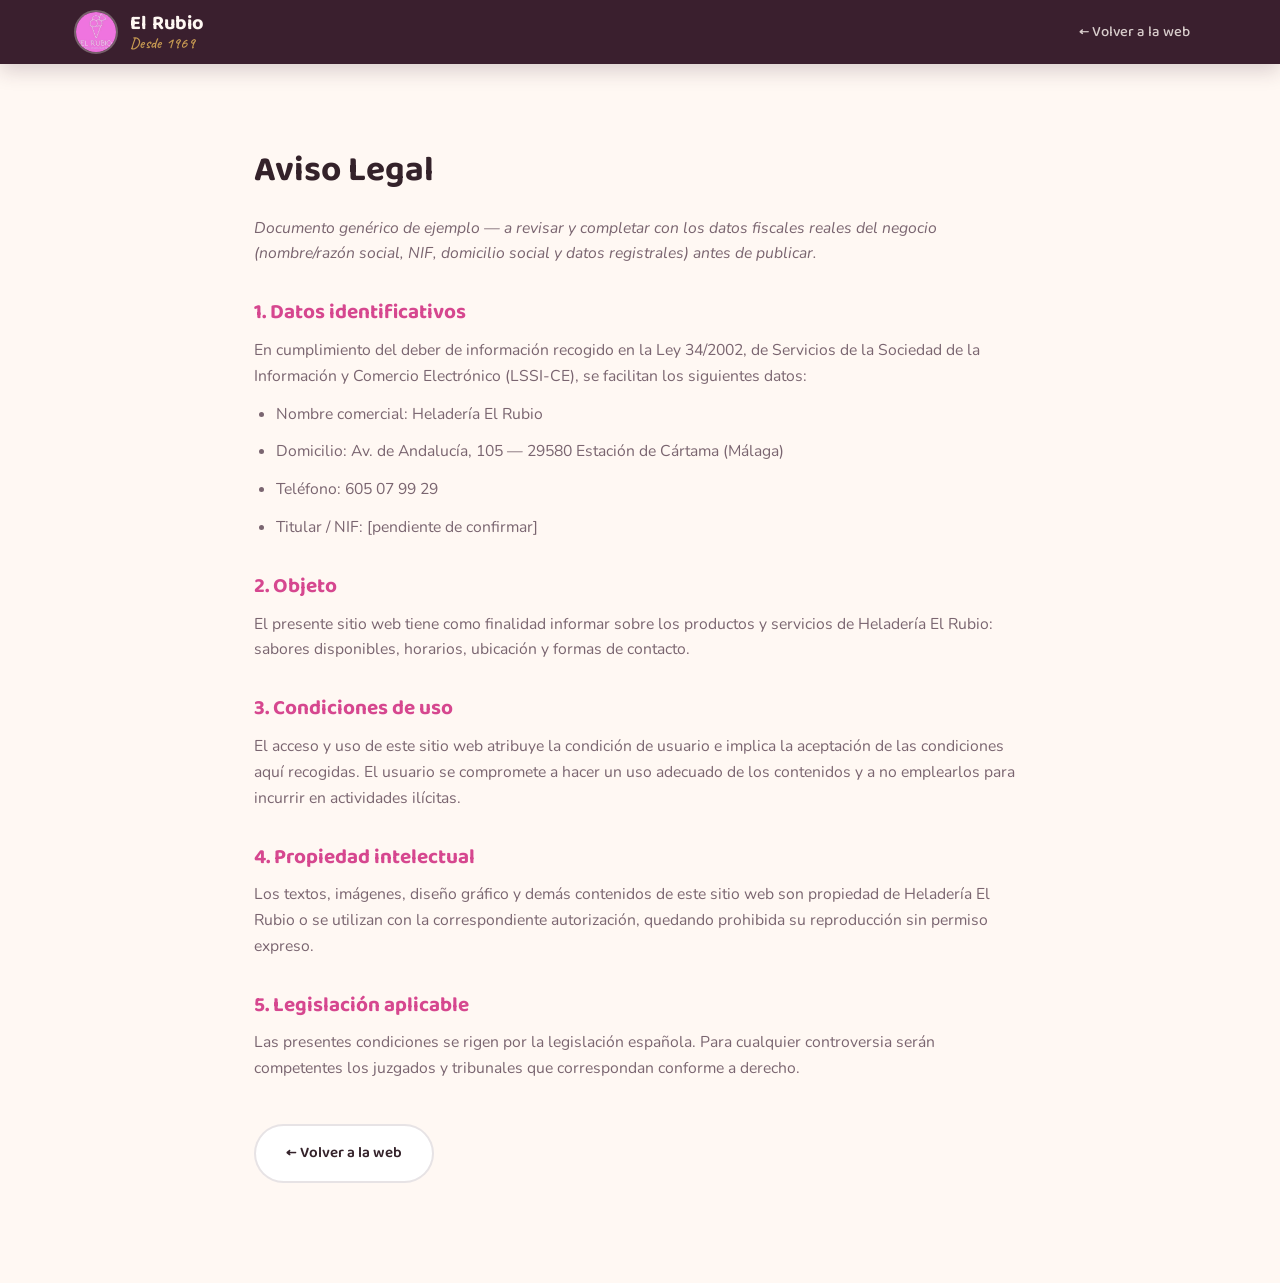
<file: legal/aviso-legal.html>
<!DOCTYPE html>
<html lang="es">
<head>
<meta charset="UTF-8">
<meta name="viewport" content="width=device-width, initial-scale=1.0">
<title>Aviso Legal — Heladería El Rubio</title>
<meta name="robots" content="noindex, follow">
<link rel="icon" href="../favicon.ico" sizes="any">
<link rel="preconnect" href="https://fonts.googleapis.com">
<link rel="preconnect" href="https://fonts.gstatic.com" crossorigin>
<link href="https://fonts.googleapis.com/css2?family=Baloo+2:wght@500;600;700;800&family=Nunito:wght@400;600;700;800&family=Caveat:wght@600;700&display=swap" rel="stylesheet">
<link rel="stylesheet" href="../css/style.css?v=11">
<style>
  .legal-main { max-width: 820px; margin: 0 auto; padding: 150px 24px 100px; }
  .legal-main h1 { font-size: 2.2rem; margin-bottom: 24px; }
  .legal-main h2 { font-size: 1.3rem; margin: 34px 0 12px; color: var(--rosa); }
  .legal-main p, .legal-main li { color: var(--texto-suave); margin-bottom: 12px; font-size: 0.98rem; }
  .legal-main ul { padding-left: 22px; list-style: disc; }
  .legal-volver { display: inline-block; margin-top: 30px; }
</style>
</head>
<body>

<header class="header scrolled">
  <div class="contenedor">
    <a href="../index.html" class="logo">
      <span class="logo-badge"><img src="../img/logo-el-rubio.jpg" alt="Heladería El Rubio"></span>
      <span class="logo-texto">El Rubio<span>Desde 1969</span></span>
    </a>
    <nav class="nav-desktop"><a href="../index.html">← Volver a la web</a></nav>
  </div>
</header>

<main class="legal-main">
  <h1>Aviso Legal</h1>
  <p><em>Documento genérico de ejemplo — a revisar y completar con los datos fiscales reales del negocio (nombre/razón social, NIF, domicilio social y datos registrales) antes de publicar.</em></p>

  <h2>1. Datos identificativos</h2>
  <p>En cumplimiento del deber de información recogido en la Ley 34/2002, de Servicios de la Sociedad de la Información y Comercio Electrónico (LSSI-CE), se facilitan los siguientes datos:</p>
  <ul>
    <li>Nombre comercial: Heladería El Rubio</li>
    <li>Domicilio: Av. de Andalucía, 105 — 29580 Estación de Cártama (Málaga)</li>
    <li>Teléfono: 605 07 99 29</li>
    <li>Titular / NIF: [pendiente de confirmar]</li>
  </ul>

  <h2>2. Objeto</h2>
  <p>El presente sitio web tiene como finalidad informar sobre los productos y servicios de Heladería El Rubio: sabores disponibles, horarios, ubicación y formas de contacto.</p>

  <h2>3. Condiciones de uso</h2>
  <p>El acceso y uso de este sitio web atribuye la condición de usuario e implica la aceptación de las condiciones aquí recogidas. El usuario se compromete a hacer un uso adecuado de los contenidos y a no emplearlos para incurrir en actividades ilícitas.</p>

  <h2>4. Propiedad intelectual</h2>
  <p>Los textos, imágenes, diseño gráfico y demás contenidos de este sitio web son propiedad de Heladería El Rubio o se utilizan con la correspondiente autorización, quedando prohibida su reproducción sin permiso expreso.</p>

  <h2>5. Legislación aplicable</h2>
  <p>Las presentes condiciones se rigen por la legislación española. Para cualquier controversia serán competentes los juzgados y tribunales que correspondan conforme a derecho.</p>

  <a class="legal-volver btn btn-secundario" href="../index.html">← Volver a la web</a>
</main>

</body>
</html>
</file>
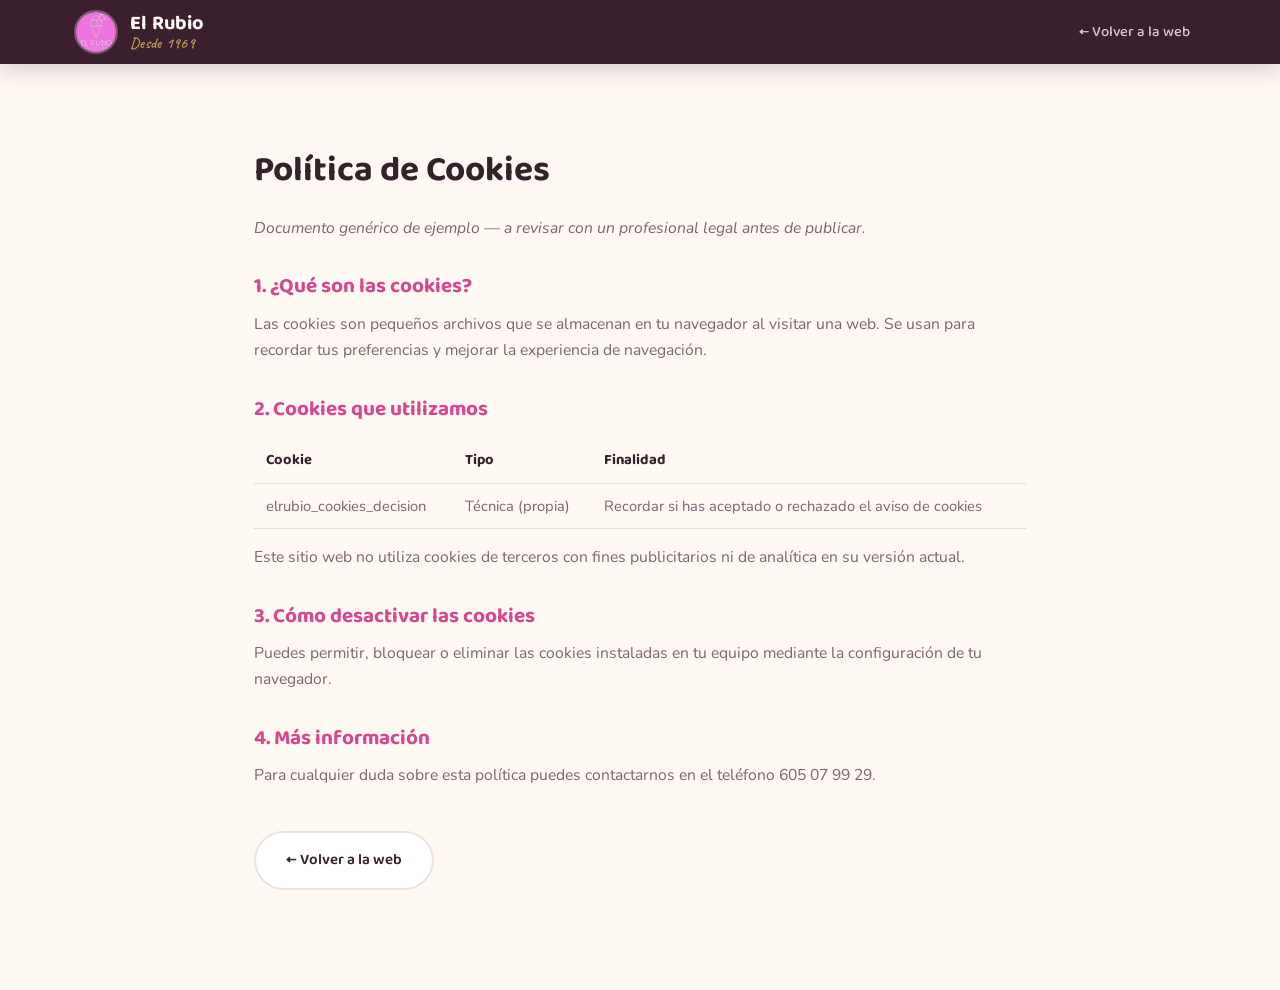
<file: legal/cookies.html>
<!DOCTYPE html>
<html lang="es">
<head>
<meta charset="UTF-8">
<meta name="viewport" content="width=device-width, initial-scale=1.0">
<title>Política de Cookies — Heladería El Rubio</title>
<meta name="robots" content="noindex, follow">
<link rel="icon" href="../favicon.ico" sizes="any">
<link rel="preconnect" href="https://fonts.googleapis.com">
<link rel="preconnect" href="https://fonts.gstatic.com" crossorigin>
<link href="https://fonts.googleapis.com/css2?family=Baloo+2:wght@500;600;700;800&family=Nunito:wght@400;600;700;800&family=Caveat:wght@600;700&display=swap" rel="stylesheet">
<link rel="stylesheet" href="../css/style.css?v=11">
<style>
  .legal-main { max-width: 820px; margin: 0 auto; padding: 150px 24px 100px; }
  .legal-main h1 { font-size: 2.2rem; margin-bottom: 24px; }
  .legal-main h2 { font-size: 1.3rem; margin: 34px 0 12px; color: var(--rosa); }
  .legal-main p, .legal-main li { color: var(--texto-suave); margin-bottom: 12px; font-size: 0.98rem; }
  .legal-main ul { padding-left: 22px; list-style: disc; }
  .legal-main table { width: 100%; border-collapse: collapse; margin: 16px 0; }
  .legal-main th, .legal-main td { text-align: left; padding: 10px 12px; border-bottom: 1px solid var(--linea); font-size: 0.92rem; color: var(--texto-suave); }
  .legal-main th { font-family: var(--ff-display); color: var(--texto); }
  .legal-volver { display: inline-block; margin-top: 30px; }
</style>
</head>
<body>

<header class="header scrolled">
  <div class="contenedor">
    <a href="../index.html" class="logo">
      <span class="logo-badge"><img src="../img/logo-el-rubio.jpg" alt="Heladería El Rubio"></span>
      <span class="logo-texto">El Rubio<span>Desde 1969</span></span>
    </a>
    <nav class="nav-desktop"><a href="../index.html">← Volver a la web</a></nav>
  </div>
</header>

<main class="legal-main">
  <h1>Política de Cookies</h1>
  <p><em>Documento genérico de ejemplo — a revisar con un profesional legal antes de publicar.</em></p>

  <h2>1. ¿Qué son las cookies?</h2>
  <p>Las cookies son pequeños archivos que se almacenan en tu navegador al visitar una web. Se usan para recordar tus preferencias y mejorar la experiencia de navegación.</p>

  <h2>2. Cookies que utilizamos</h2>
  <table>
    <tr><th>Cookie</th><th>Tipo</th><th>Finalidad</th></tr>
    <tr><td>elrubio_cookies_decision</td><td>Técnica (propia)</td><td>Recordar si has aceptado o rechazado el aviso de cookies</td></tr>
  </table>
  <p>Este sitio web no utiliza cookies de terceros con fines publicitarios ni de analítica en su versión actual.</p>

  <h2>3. Cómo desactivar las cookies</h2>
  <p>Puedes permitir, bloquear o eliminar las cookies instaladas en tu equipo mediante la configuración de tu navegador.</p>

  <h2>4. Más información</h2>
  <p>Para cualquier duda sobre esta política puedes contactarnos en el teléfono 605 07 99 29.</p>

  <a class="legal-volver btn btn-secundario" href="../index.html">← Volver a la web</a>
</main>

</body>
</html>
</file>
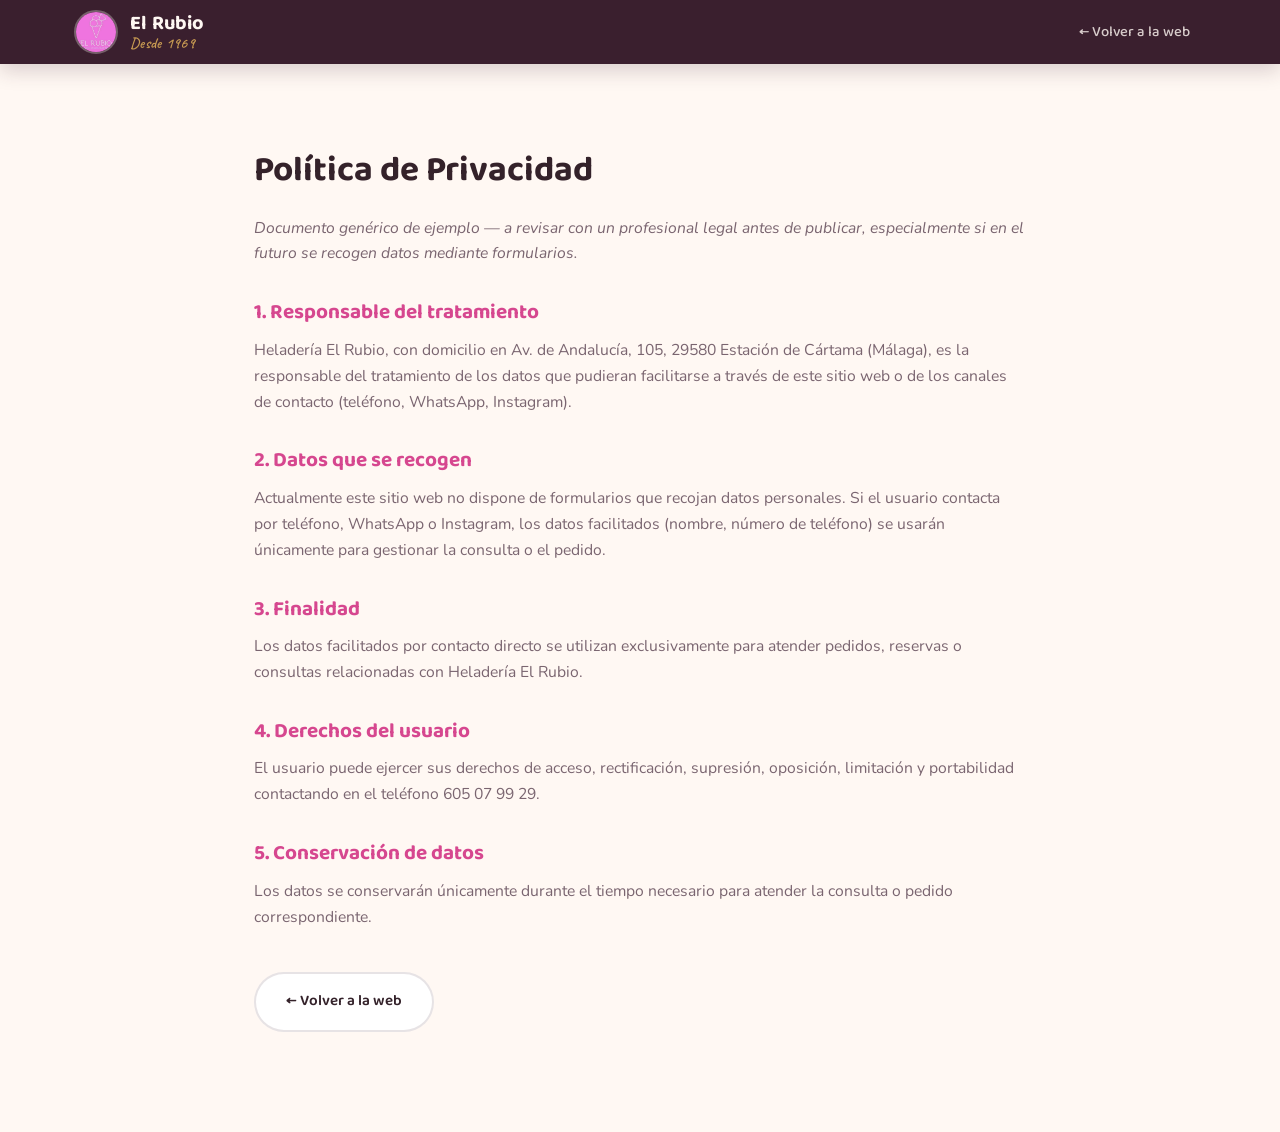
<file: legal/privacidad.html>
<!DOCTYPE html>
<html lang="es">
<head>
<meta charset="UTF-8">
<meta name="viewport" content="width=device-width, initial-scale=1.0">
<title>Política de Privacidad — Heladería El Rubio</title>
<meta name="robots" content="noindex, follow">
<link rel="icon" href="../favicon.ico" sizes="any">
<link rel="preconnect" href="https://fonts.googleapis.com">
<link rel="preconnect" href="https://fonts.gstatic.com" crossorigin>
<link href="https://fonts.googleapis.com/css2?family=Baloo+2:wght@500;600;700;800&family=Nunito:wght@400;600;700;800&family=Caveat:wght@600;700&display=swap" rel="stylesheet">
<link rel="stylesheet" href="../css/style.css?v=11">
<style>
  .legal-main { max-width: 820px; margin: 0 auto; padding: 150px 24px 100px; }
  .legal-main h1 { font-size: 2.2rem; margin-bottom: 24px; }
  .legal-main h2 { font-size: 1.3rem; margin: 34px 0 12px; color: var(--rosa); }
  .legal-main p, .legal-main li { color: var(--texto-suave); margin-bottom: 12px; font-size: 0.98rem; }
  .legal-main ul { padding-left: 22px; list-style: disc; }
  .legal-volver { display: inline-block; margin-top: 30px; }
</style>
</head>
<body>

<header class="header scrolled">
  <div class="contenedor">
    <a href="../index.html" class="logo">
      <span class="logo-badge"><img src="../img/logo-el-rubio.jpg" alt="Heladería El Rubio"></span>
      <span class="logo-texto">El Rubio<span>Desde 1969</span></span>
    </a>
    <nav class="nav-desktop"><a href="../index.html">← Volver a la web</a></nav>
  </div>
</header>

<main class="legal-main">
  <h1>Política de Privacidad</h1>
  <p><em>Documento genérico de ejemplo — a revisar con un profesional legal antes de publicar, especialmente si en el futuro se recogen datos mediante formularios.</em></p>

  <h2>1. Responsable del tratamiento</h2>
  <p>Heladería El Rubio, con domicilio en Av. de Andalucía, 105, 29580 Estación de Cártama (Málaga), es la responsable del tratamiento de los datos que pudieran facilitarse a través de este sitio web o de los canales de contacto (teléfono, WhatsApp, Instagram).</p>

  <h2>2. Datos que se recogen</h2>
  <p>Actualmente este sitio web no dispone de formularios que recojan datos personales. Si el usuario contacta por teléfono, WhatsApp o Instagram, los datos facilitados (nombre, número de teléfono) se usarán únicamente para gestionar la consulta o el pedido.</p>

  <h2>3. Finalidad</h2>
  <p>Los datos facilitados por contacto directo se utilizan exclusivamente para atender pedidos, reservas o consultas relacionadas con Heladería El Rubio.</p>

  <h2>4. Derechos del usuario</h2>
  <p>El usuario puede ejercer sus derechos de acceso, rectificación, supresión, oposición, limitación y portabilidad contactando en el teléfono 605 07 99 29.</p>

  <h2>5. Conservación de datos</h2>
  <p>Los datos se conservarán únicamente durante el tiempo necesario para atender la consulta o pedido correspondiente.</p>

  <a class="legal-volver btn btn-secundario" href="../index.html">← Volver a la web</a>
</main>

</body>
</html>
</file>
<file: css/style.css>
/* ============================================
   HELADERÍA EL RUBIO — estilos
   Dirección de arte: artesanal y cercana, basada en el logo real (1969)
   Paleta: berry #3A1F2E · crema #FFF8F3 · magenta de marca #D6478F · menta #4FAFA0 · dorado #C79A52
============================================ */

:root {
  --negro: #3A1F2E;
  --negro-2: #4A2839;
  --crema: #FFF8F3;
  --crema-2: #FCEEE4;
  --rosa: #D6478F;
  --rosa-suave: #FCE9F1;
  --rosa-fuerte: #A32D6C;
  --menta: #4FAFA0;
  --menta-suave: #E4F4F0;
  --menta-fuerte: #2E7A6E;
  --dorado: #C79A52;
  --dorado-suave: #F7ECD8;
  --verde: #5F7A45;
  --verde-suave: #E7EEDC;
  --texto: #34222A;
  --texto-suave: #7A6570;
  --blanco: #FFFFFF;
  --linea: rgba(58,31,46,0.12);
  --linea-clara: rgba(255,248,243,0.24);
  --radio: 20px;
  --sombra: 0 14px 34px rgba(214,71,143,0.14);
  --sombra-suave: 0 8px 22px rgba(58,31,46,0.08);
  --ff-display: 'Baloo 2', sans-serif;
  --ff-texto: 'Nunito', sans-serif;
  --ff-script: 'Caveat', cursive;
}

* { margin: 0; padding: 0; box-sizing: border-box; }

html { scroll-behavior: smooth; scroll-padding-top: 78px; }

body {
  font-family: var(--ff-texto);
  color: var(--texto);
  background: var(--crema);
  overflow-x: hidden;
  line-height: 1.65;
}

img { max-width: 100%; display: block; }
svg { display: block; }

a { text-decoration: none; color: inherit; }

ul { list-style: none; }

button { font: inherit; }

:focus-visible { outline: 2px solid var(--rosa); outline-offset: 2px; }

.skip-link {
  position: fixed;
  top: -60px;
  left: 12px;
  z-index: 2000;
  background: var(--rosa);
  color: var(--crema);
  font-family: var(--ff-texto);
  font-weight: 700;
  font-size: 0.85rem;
  padding: 12px 20px;
  border-radius: 50px;
  transition: top .2s ease;
}
.skip-link:focus { top: 12px; }

.franja-acento {
  position: fixed;
  top: 0; left: 0; right: 0;
  height: 4px;
  background: linear-gradient(90deg, var(--rosa), var(--menta));
  z-index: 1001;
}

h1, h2, h3, h4 {
  font-family: var(--ff-display);
  font-weight: 700;
  color: var(--texto);
  line-height: 1.18;
}

.contenedor {
  width: 100%;
  max-width: 1180px;
  margin: 0 auto;
  padding: 0 24px;
}

section { position: relative; }

.icono-svg { width: 1em; height: 1em; stroke: currentColor; fill: none; stroke-width: 2; stroke-linecap: round; stroke-linejoin: round; flex-shrink: 0; }

.etiqueta {
  display: flex;
  align-items: center;
  justify-content: center;
  gap: 10px;
  font-family: var(--ff-texto);
  font-weight: 800;
  font-size: 0.78rem;
  letter-spacing: 0.14em;
  text-transform: uppercase;
  color: var(--rosa);
  margin-bottom: 16px;
}
.etiqueta::before { content: '🍨'; font-size: 0.95em; }
.cabecera-seccion .etiqueta { justify-content: center; }

.titulo-seccion {
  font-size: clamp(2rem, 4.2vw, 2.9rem);
  margin-bottom: 14px;
  font-weight: 700;
}

.subtitulo-seccion {
  color: var(--texto-suave);
  font-size: 1.05rem;
  max-width: 560px;
  margin-bottom: 46px;
}

.cabecera-seccion { text-align: center; margin: 0 auto 10px; }
.cabecera-seccion .subtitulo-seccion { margin-left: auto; margin-right: auto; }

.seccion-oscura { background: var(--negro); color: var(--crema); }
.seccion-oscura .titulo-seccion, .seccion-oscura h3, .seccion-oscura h4 { color: var(--crema); }
.seccion-oscura .subtitulo-seccion { color: rgba(255,248,243,0.65); }
.seccion-oscura .etiqueta { color: #FF9BC8; }

.seccion-menta { background: var(--menta-suave); }
.seccion-rosa { background: var(--rosa-suave); }

/* -------- Scroll reveal -------- */
.reveal {
  opacity: 0;
  transform: translateY(16px);
  transition: opacity 0.6s ease, transform 0.6s ease;
}
.reveal.visible { opacity: 1; transform: translateY(0); }
.reveal-1 { transition-delay: .05s; }
.reveal-2 { transition-delay: .12s; }
.reveal-3 { transition-delay: .19s; }
.reveal-4 { transition-delay: .26s; }

/* -------- Botones -------- */
.btn {
  display: inline-flex;
  align-items: center;
  justify-content: center;
  gap: 10px;
  font-family: var(--ff-display);
  font-weight: 600;
  font-size: 0.95rem;
  padding: 15px 30px;
  border-radius: 50px;
  border: 2px solid transparent;
  cursor: pointer;
  transition: transform .2s cubic-bezier(.34,1.56,.64,1), background .2s ease, color .2s ease, border-color .2s ease, box-shadow .2s ease;
  white-space: nowrap;
}
.btn .icono-svg { width: 16px; height: 16px; }
.btn:active { transform: scale(0.97); }

.btn-primario {
  background: var(--rosa);
  color: var(--blanco);
  border-color: var(--rosa);
  box-shadow: 0 10px 22px rgba(214,71,143,0.32);
}
.btn-primario:hover { background: var(--rosa-fuerte); border-color: var(--rosa-fuerte); transform: translateY(-2px); box-shadow: 0 14px 26px rgba(214,71,143,0.4); }

.btn-secundario {
  background: var(--blanco);
  color: var(--texto);
  border: 2px solid var(--linea);
}
.btn-secundario:hover { border-color: var(--rosa); color: var(--rosa); transform: translateY(-2px); }

.btn-outline-claro {
  background: transparent;
  color: var(--crema);
  border: 2px solid rgba(255,248,243,0.45);
}
.btn-outline-claro:hover { background: var(--crema); color: var(--negro); border-color: var(--crema); }

/* ============================================
   HEADER
============================================ */
.header {
  position: fixed;
  top: 0; left: 0; right: 0;
  z-index: 1000;
  background: var(--negro);
  padding: 16px 0;
  transition: padding .3s ease, box-shadow .3s ease;
}
.header.scrolled { padding: 10px 0; box-shadow: 0 6px 20px rgba(58,31,46,0.2); }
.header .contenedor { display: flex; align-items: center; justify-content: space-between; }

.logo { display: flex; align-items: center; gap: 12px; }
.logo-badge { width: 44px; height: 44px; border-radius: 50%; overflow: hidden; flex-shrink: 0; border: 2px solid rgba(255,248,243,0.3); }
.logo-badge img { width: 100%; height: 100%; object-fit: cover; }
.logo-texto { font-family: var(--ff-display); font-weight: 700; font-size: 1.25rem; color: var(--crema); letter-spacing: 0.01em; line-height: 1.1; }
.logo-texto span { display: block; font-family: var(--ff-script); font-weight: 600; font-size: 0.95rem; letter-spacing: 0.02em; color: var(--dorado); margin-top: 1px; }

.nav-desktop { display: flex; align-items: center; gap: 4px; }
.nav-desktop a {
  position: relative;
  font-family: var(--ff-display);
  font-weight: 500;
  font-size: 0.92rem;
  padding: 10px 16px;
  border-radius: 50px;
  color: rgba(255,248,243,0.8);
  transition: color .2s ease, background .2s ease;
}
.nav-desktop a:hover, .nav-desktop a.activo { color: var(--crema); background: rgba(255,248,243,0.12); }

.nav-cta { display: flex; align-items: center; gap: 20px; }
.nav-tel {
  display: flex; align-items: center; gap: 8px;
  font-family: var(--ff-display); font-weight: 600; font-size: 0.9rem;
  color: var(--crema);
  transition: color .2s ease;
}
.nav-tel .icono-svg { width: 15px; height: 15px; color: #FF9BC8; }
.nav-tel:hover { color: #FF9BC8; }

.btn-menu {
  display: none;
  flex-direction: column;
  gap: 5px;
  background: none;
  border: none;
  cursor: pointer;
  padding: 10px;
  z-index: 1200;
}
.btn-menu span { width: 24px; height: 3px; border-radius: 2px; background: var(--crema); transition: all .3s ease; }
.btn-menu.abierto span:nth-child(1) { transform: translateY(8px) rotate(45deg); }
.btn-menu.abierto span:nth-child(2) { opacity: 0; }
.btn-menu.abierto span:nth-child(3) { transform: translateY(-8px) rotate(-45deg); }

.nav-movil {
  position: fixed;
  inset: 0;
  background: var(--negro);
  z-index: 1100;
  display: flex;
  flex-direction: column;
  align-items: center;
  justify-content: center;
  gap: 22px;
  transform: translateY(-100%);
  opacity: 0;
  transition: transform .4s ease, opacity .4s ease;
  pointer-events: none;
}
.nav-movil.abierto { transform: translateY(0); opacity: 1; pointer-events: auto; }
.nav-movil a { font-family: var(--ff-display); font-size: 1.6rem; font-weight: 600; color: var(--crema); }
.nav-movil a:hover { color: #FF9BC8; }
.nav-movil .nav-tel { margin-top: 22px; font-size: 1.05rem; }

/* ============================================
   HERO
============================================ */
.hero {
  position: relative;
  min-height: 100svh;
  display: flex;
  align-items: center;
  padding-top: 128px;
  padding-bottom: 90px;
  background:
    radial-gradient(ellipse 750px 550px at 90% 15%, rgba(214,71,143,0.14), transparent 65%),
    radial-gradient(ellipse 650px 550px at 6% 92%, rgba(79,175,160,0.14), transparent 60%),
    var(--crema);
  overflow: hidden;
}

.hero .contenedor {
  position: relative;
  z-index: 1;
  display: grid;
  grid-template-columns: 1.05fr 0.95fr;
  gap: 64px;
  align-items: center;
}

.hero-texto h1 {
  font-size: clamp(2.5rem, 5.2vw, 3.8rem);
  margin-bottom: 22px;
  font-weight: 700;
}
.hero-texto h1 em { color: var(--rosa); font-style: normal; font-family: var(--ff-script); font-weight: 700; }

.hero-direccion {
  display: flex;
  align-items: center;
  gap: 9px;
  font-size: 1.05rem;
  color: var(--texto-suave);
  font-weight: 600;
  margin-bottom: 36px;
}
.hero-direccion .icono-svg { width: 17px; height: 17px; color: var(--rosa); }

.hero-botones { display: flex; flex-wrap: wrap; gap: 16px; margin-bottom: 44px; }

.hero-stats { display: grid; grid-template-columns: repeat(4, auto); gap: 30px; padding-top: 28px; border-top: 2px dashed var(--linea); }
.hero-stat strong { display: block; font-family: var(--ff-display); font-size: 1.7rem; font-weight: 700; color: var(--rosa); font-variant-numeric: tabular-nums; }
.hero-stat strong .estrellas { color: var(--dorado); font-size: 1rem; vertical-align: middle; margin-left: 6px; }
.hero-stat span { font-size: 0.74rem; font-weight: 700; letter-spacing: 0.03em; text-transform: uppercase; color: var(--texto-suave); }

.hero-imagen-wrap { position: relative; }
.hero-imagen {
  position: relative;
  z-index: 1;
  border-radius: 32px;
  aspect-ratio: 4/5;
  overflow: hidden;
  background: var(--crema);
  box-shadow: var(--sombra);
  transform: rotate(2deg);
  transition: transform .4s ease, box-shadow .4s ease;
}
.hero-imagen:hover { transform: rotate(0deg) scale(1.01); box-shadow: 0 26px 50px rgba(214,71,143,0.22); }

.foto-real { width: 100%; height: 100%; object-fit: cover; display: block; transition: transform .5s ease; }

/* -------- Gráficos decorativos de línea (a juego con el logo) -------- */
.grafico-decorativo { position: absolute; z-index: 0; pointer-events: none; }
.grafico-decorativo svg { width: 100%; height: 100%; stroke: currentColor; fill: none; stroke-width: 2; stroke-linecap: round; stroke-linejoin: round; }

.hero-grafico { top: -50px; right: -60px; width: 280px; height: 360px; color: var(--rosa); opacity: 0.16; transform: rotate(8deg); }

.hero-sello {
  position: absolute;
  z-index: 2;
  bottom: -28px;
  left: -28px;
  width: 118px; height: 118px;
  border-radius: 50%;
  overflow: hidden;
  border: 4px solid var(--crema);
  box-shadow: var(--sombra);
  transform: rotate(-8deg);
}
.hero-sello img { width: 100%; height: 100%; object-fit: cover; }

/* -------- Placeholders de imagen -------- */
.img-placeholder {
  position: relative;
  width: 100%;
  height: 100%;
  min-height: 160px;
  display: flex;
  align-items: center;
  justify-content: center;
  text-align: center;
  padding: 16px;
  font-family: var(--ff-texto);
  font-weight: 600;
  font-size: 0.85rem;
  letter-spacing: 0.01em;
  color: rgba(58,31,46,0.5);
  background-color: var(--crema-2);
  background-image: repeating-linear-gradient(135deg, rgba(58,31,46,0.035) 0 1px, transparent 1px 22px);
  overflow: hidden;
}
.img-placeholder::after {
  content: '🍦';
  position: absolute;
  left: 50%; top: 54%;
  transform: translate(-50%, -50%);
  font-size: 3.2em;
  opacity: 0.14;
  pointer-events: none;
  line-height: 1;
}
.img-placeholder::before {
  content: '';
  position: absolute;
  top: 14px;
  right: 16px;
  width: 17px;
  height: 17px;
  opacity: 0.4;
  z-index: 1;
  background-color: currentColor;
  -webkit-mask: url("data:image/svg+xml,%3Csvg xmlns='http://www.w3.org/2000/svg' viewBox='0 0 24 24' fill='none' stroke='black' stroke-width='1.8' stroke-linecap='round' stroke-linejoin='round'%3E%3Cpath d='M23 19a2 2 0 0 1-2 2H3a2 2 0 0 1-2-2V8a2 2 0 0 1 2-2h4l2-3h6l2 3h4a2 2 0 0 1 2 2z'/%3E%3Ccircle cx='12' cy='13' r='4'/%3E%3C/svg%3E") center/contain no-repeat;
  mask: url("data:image/svg+xml,%3Csvg xmlns='http://www.w3.org/2000/svg' viewBox='0 0 24 24' fill='none' stroke='black' stroke-width='1.8' stroke-linecap='round' stroke-linejoin='round'%3E%3Cpath d='M23 19a2 2 0 0 1-2 2H3a2 2 0 0 1-2-2V8a2 2 0 0 1 2-2h4l2-3h6l2 3h4a2 2 0 0 1 2 2z'/%3E%3Ccircle cx='12' cy='13' r='4'/%3E%3C/svg%3E") center/contain no-repeat;
}

/* ============================================
   SABORES
============================================ */
.sabores { background: var(--crema); padding: 100px 0 90px; }

.nota-sabores {
  text-align: center;
  font-size: 0.92rem;
  color: var(--texto-suave);
  display: inline-block;
  margin: 0 auto 36px;
  font-weight: 600;
  font-style: italic;
}
.nota-sabores-wrap { text-align: center; }

.sabores-fotos {
  display: grid;
  grid-template-columns: repeat(4, 1fr);
  gap: 20px;
  position: relative;
  z-index: 1;
  margin-bottom: 20px;
}
.sabores-fotos .img-placeholder { aspect-ratio: 1/1; font-size: 0.8rem; padding: 10px; border-radius: 22px; }
.sabores-fotos .img-placeholder::after { font-size: 3.2em; }
.sabores-fotos-item {
  aspect-ratio: 4/5;
  overflow: hidden;
  border-radius: 22px;
  position: relative;
  box-shadow: var(--sombra);
  transition: transform .3s ease, box-shadow .3s ease;
}
.sabores-fotos-item:nth-child(odd) { transform: rotate(-2deg); }
.sabores-fotos-item:nth-child(even) { transform: rotate(2deg); }
.sabores-fotos-item:hover { transform: rotate(0deg) scale(1.04); box-shadow: 0 22px 44px rgba(58,31,46,0.2); z-index: 2; }
.sabores-fotos-item:hover .foto-real { transform: scale(1.1); }
.sabores-fotos-item span {
  position: absolute; left: 0; right: 0; bottom: 0;
  padding: 14px 16px;
  font-size: 0.92rem;
  font-weight: 700;
  letter-spacing: 0.01em;
  color: var(--crema);
  background: linear-gradient(0deg, rgba(58,31,46,0.8), transparent 70%);
}

.sabores-divisor {
  display: flex;
  align-items: center;
  gap: 16px;
  margin: 44px 0 32px;
  position: relative;
  z-index: 1;
}
.sabores-divisor::before, .sabores-divisor::after { content: ''; flex: 1; height: 2px; background: var(--linea); border-radius: 2px; }
.sabores-divisor span {
  font-family: var(--ff-display);
  font-weight: 700;
  font-size: 1.05rem;
  color: var(--texto);
  white-space: nowrap;
}

.pills-sabores { display: flex; flex-wrap: wrap; gap: 10px; }

.sabores-panel {
  background: var(--blanco);
  border-radius: 36px;
  padding: 56px 60px;
  box-shadow: var(--sombra);
  position: relative;
  overflow: hidden;
}
.sabores-panel::before {
  content: '';
  position: absolute;
  top: -90px; right: -90px;
  width: 260px; height: 260px;
  border-radius: 50%;
  background: var(--rosa-suave);
  opacity: 0.6;
  z-index: 0;
}
.sabores-panel::after {
  content: '';
  position: absolute;
  bottom: -100px; left: -70px;
  width: 240px; height: 240px;
  border-radius: 50%;
  background: var(--menta-suave);
  opacity: 0.6;
  z-index: 0;
}

.pills-sabores-todos { justify-content: center; gap: 16px; position: relative; z-index: 1; }

.pill-sabor {
  display: inline-flex;
  align-items: center;
  padding: 15px 26px;
  border-radius: 50px;
  font-family: var(--ff-display);
  font-weight: 700;
  font-size: 1.08rem;
  white-space: nowrap;
  transition: transform .15s cubic-bezier(.34,1.56,.64,1), box-shadow .15s ease;
}
.pill-sabor:hover { transform: translateY(-4px) scale(1.05); box-shadow: var(--sombra-suave); }

.pill-sabor.c-rosa { background: var(--rosa-suave); color: var(--rosa-fuerte); }
.pill-sabor.c-dorado { background: var(--dorado-suave); color: #8A6A35; }
.pill-sabor.c-verde { background: var(--menta-suave); color: var(--menta-fuerte); }
.pill-sabor.c-neutro { background: var(--crema-2); color: var(--texto-suave); white-space: normal; }

.sabores-panel .nota-sabores { position: relative; z-index: 1; margin-top: 32px; margin-bottom: 0; font-size: 0.95rem; }

.precios-aviso { font-size: 0.82rem; color: var(--texto-suave); font-style: italic; max-width: 280px; }

.sabores-cta {
  margin-top: 54px;
  display: flex;
  flex-wrap: wrap;
  align-items: center;
  justify-content: space-between;
  gap: 20px;
  padding-top: 34px;
  border-top: 2px dashed var(--linea);
}
.sabores-cta p { font-family: var(--ff-display); font-size: 1.2rem; font-weight: 600; color: var(--texto); }

/* ============================================
   NUESTRA CARTA
============================================ */
.mas-helados { padding: 110px 0 100px; position: relative; overflow: hidden; }
.mas-helados .contenedor { position: relative; z-index: 1; }
.carta-grafico { top: 30px; left: -70px; width: 240px; height: 320px; color: var(--menta); opacity: 0.14; transform: rotate(-12deg); }

.grid-servicios {
  display: grid;
  grid-template-columns: repeat(auto-fit, minmax(220px, 1fr));
  gap: 18px;
}

.tarjeta-servicio {
  background: var(--blanco);
  border-radius: var(--radio);
  padding: 32px 28px;
  text-align: left;
  position: relative;
  box-shadow: var(--sombra-suave);
  transition: transform .25s cubic-bezier(.34,1.56,.64,1), box-shadow .25s ease;
}
.tarjeta-servicio:hover { transform: translateY(-6px); box-shadow: var(--sombra); z-index: 1; }
.tarjeta-servicio .icono-servicio {
  width: 48px; height: 48px;
  border-radius: 50%;
  background: var(--rosa-suave);
  display: flex; align-items: center; justify-content: center;
  transition: background .2s ease, color .2s ease;
  margin: 0 0 18px;
  color: var(--rosa);
}
.tarjeta-servicio .icono-servicio .icono-svg { width: 20px; height: 20px; }
.tarjeta-servicio:hover .icono-servicio { background: var(--rosa); color: var(--blanco); }
.tarjeta-servicio h4 { font-size: 1.15rem; margin-bottom: 8px; font-weight: 700; color: var(--texto); }
.tarjeta-servicio p { font-size: 0.9rem; color: var(--texto-suave); margin-bottom: 14px; }
.precio-desde {
  display: inline-block;
  font-family: var(--ff-display);
  font-weight: 700;
  font-size: 0.85rem;
  color: var(--menta-fuerte);
  background: var(--menta-suave);
  padding: 5px 12px;
  border-radius: 50px;
}

/* -------- Carta detallada (tablas) -------- */
.carta-detalle { margin-top: 70px; padding-top: 50px; border-top: 2px dashed rgba(255,248,243,0.25); }
.carta-subtitulo {
  font-family: var(--ff-display);
  font-size: 1.25rem;
  font-weight: 700;
  color: var(--crema);
  margin: 44px 0 18px;
}
.carta-subtitulo:first-child { margin-top: 0; }

.tabla-scroll { overflow-x: auto; border-radius: var(--radio); box-shadow: var(--sombra-suave); background: var(--blanco); }
.tabla-precios { width: 100%; border-collapse: collapse; min-width: 620px; }
.tabla-precios th, .tabla-precios td {
  padding: 15px 18px;
  text-align: right;
  font-size: 0.88rem;
  white-space: nowrap;
}
.tabla-precios th:first-child, .tabla-precios td:first-child { text-align: left; }
.tabla-precios thead th {
  font-family: var(--ff-display);
  font-weight: 700;
  font-size: 0.76rem;
  letter-spacing: 0.03em;
  text-transform: uppercase;
  color: var(--blanco);
  background: var(--rosa);
}
.tabla-precios thead th:first-child { border-radius: var(--radio) 0 0 0; }
.tabla-precios thead th:last-child { border-radius: 0 var(--radio) 0 0; }
.tabla-precios tbody td:first-child { font-family: var(--ff-display); font-weight: 600; color: var(--texto); }
.tabla-precios tbody td { color: var(--texto-suave); font-weight: 600; }
.tabla-precios tbody tr:nth-child(even) { background: var(--rosa-suave); }
.tabla-precios tbody tr:hover { background: var(--menta-suave); }

.lista-especialidades { display: flex; flex-wrap: wrap; gap: 12px; }
.especialidad-item {
  flex: 1 1 210px;
  background: var(--blanco);
  border-radius: 50px;
  padding: 14px 22px;
  display: flex; align-items: center; justify-content: space-between;
  gap: 12px;
  box-shadow: var(--sombra-suave);
  transition: transform .2s ease, box-shadow .2s ease;
}
.especialidad-item:hover { transform: translateY(-3px); box-shadow: var(--sombra); }
.especialidad-item span { font-family: var(--ff-display); font-weight: 600; font-size: 0.95rem; color: var(--texto); }
.especialidad-item strong { font-family: var(--ff-display); font-weight: 700; color: var(--rosa); font-size: 1rem; }

.carta-detalle .aviso-confirmar { color: rgba(255,248,243,0.55); }

.aviso-confirmar {
  text-align: center;
  margin-top: 44px;
  font-size: 0.85rem;
  color: var(--texto-suave);
  font-style: italic;
}

/* ============================================
   HISTORIA
============================================ */
.historia { background: var(--crema); padding: 110px 0 100px; position: relative; overflow: hidden; }
.historia .contenedor { display: grid; grid-template-columns: 0.85fr 1.15fr; gap: 68px; align-items: center; position: relative; z-index: 1; }
.historia-numeral {
  position: absolute;
  top: 50%; left: 50%;
  transform: translate(-50%, -50%);
  font-family: var(--ff-display);
  font-weight: 800;
  font-size: clamp(9rem, 22vw, 17rem);
  color: var(--rosa);
  opacity: 0.05;
  white-space: nowrap;
  pointer-events: none;
  z-index: 0;
  letter-spacing: -0.02em;
}
.historia-imagen { border-radius: 32px; aspect-ratio: 1/1; overflow: hidden; box-shadow: var(--sombra); transform: rotate(-2deg); transition: transform .4s ease, box-shadow .4s ease; }
.historia-imagen:hover { transform: rotate(0deg) scale(1.01); box-shadow: 0 26px 50px rgba(79,175,160,0.22); }
.historia-texto p { margin-bottom: 18px; color: var(--texto-suave); font-size: 1.05rem; }
.historia-firma { display: flex; align-items: center; gap: 20px; margin-top: 30px; padding-top: 26px; border-top: 2px dashed var(--linea); }
.historia-firma .logo-badge { width: 54px; height: 54px; border-color: var(--linea); }
.historia-firma strong { font-family: var(--ff-display); font-weight: 700; display: block; }
.historia-firma span { font-size: 0.85rem; color: var(--texto-suave); }

/* ============================================
   GALERÍA
============================================ */
.galeria { background: var(--crema-2); padding: 110px 0 100px; }
.grid-galeria {
  display: grid;
  grid-template-columns: repeat(4, 1fr);
  grid-auto-rows: 220px;
  gap: 12px;
}
.item-galeria { position: relative; cursor: pointer; overflow: hidden; display: block; width: 100%; height: 100%; border: none; background: none; padding: 0; text-align: inherit; border-radius: 20px; box-shadow: var(--sombra-suave); transition: box-shadow .25s ease; }
.item-galeria:hover { box-shadow: var(--sombra); }
.item-galeria .img-placeholder { transition: opacity .3s ease; font-size: 0.8rem; }
.item-galeria:hover .img-placeholder { opacity: 0.35; }
.item-galeria:hover .foto-real { transform: scale(1.06); }

.item-galeria::before {
  content: '@heladeriaelrubio';
  position: absolute;
  inset: 0;
  z-index: 1;
  display: flex;
  align-items: center;
  justify-content: center;
  color: var(--blanco);
  font-family: var(--ff-display);
  font-weight: 700;
  font-size: 0.82rem;
  background: rgba(58,31,46,0.4);
  opacity: 0;
  transition: opacity .3s ease;
  pointer-events: none;
}
.item-galeria:hover::before { opacity: 1; }

.galeria-cta { text-align: center; margin-top: 48px; }
.galeria-cta p { color: var(--texto-suave); margin-bottom: 18px; }

/* ============================================
   OPINIONES (sección oscura)
============================================ */
.opiniones { padding: 110px 0 100px; overflow: hidden; }

.carrusel-wrap { position: relative; max-width: 720px; margin: 0 auto; }
.carrusel-pista { overflow: hidden; border-radius: var(--radio); }
.carrusel-slides { display: flex; transition: transform .5s ease; }
.slide-opinion { min-width: 100%; }

.tarjeta-opinion {
  padding: 50px 44px;
  text-align: center;
  position: relative;
  background: rgba(255,248,243,0.06);
  border-radius: var(--radio);
}
.tarjeta-opinion::before {
  content: '\201C';
  position: absolute;
  top: 6px; left: 50%;
  transform: translateX(-50%);
  font-family: var(--ff-script);
  font-size: 6rem;
  color: #FF9BC8;
  opacity: 0.5;
  line-height: 1;
  pointer-events: none;
}
.tarjeta-opinion .estrellas { color: var(--dorado); font-size: 1.15rem; letter-spacing: 3px; margin-bottom: 20px; position: relative; }
.tarjeta-opinion p { font-size: 1.2rem; color: var(--crema); margin-bottom: 26px; font-family: var(--ff-display); font-weight: 500; line-height: 1.5; }
.tarjeta-opinion .autor { display: flex; align-items: center; justify-content: center; gap: 12px; }
.avatar-opinion {
  width: 42px; height: 42px; border-radius: 50%;
  background: var(--rosa);
  color: var(--blanco);
  display: flex; align-items: center; justify-content: center;
  font-family: var(--ff-display); font-weight: 700;
}
.tarjeta-opinion .autor strong { display: block; font-size: 0.95rem; font-weight: 700; color: var(--crema); }
.tarjeta-opinion .autor span { font-size: 0.8rem; color: rgba(255,248,243,0.55); }

.carrusel-controles { display: flex; align-items: center; justify-content: center; gap: 22px; margin-top: 32px; }
.carrusel-flecha {
  width: 40px; height: 40px;
  border-radius: 50%;
  background: rgba(255,248,243,0.08);
  border: none;
  display: flex; align-items: center; justify-content: center;
  cursor: pointer;
  color: var(--crema);
  transition: background .2s ease, color .2s ease, transform .2s ease;
}
.carrusel-flecha .icono-svg { width: 16px; height: 16px; }
.carrusel-flecha:hover { background: var(--rosa); transform: scale(1.08); }
.carrusel-puntos { display: flex; gap: 8px; }
.punto-carrusel { width: 7px; height: 7px; border-radius: 50%; background: rgba(255,248,243,0.25); border: none; cursor: pointer; transition: background .25s ease, transform .25s ease; }
.punto-carrusel.activo { background: var(--rosa); transform: scale(1.6); }

.opiniones-cta { text-align: center; margin-top: 40px; }

/* ============================================
   UBICACIÓN
============================================ */
.ubicacion { background: var(--crema); padding: 110px 0 100px; }

.ubicacion-tabs { display: flex; justify-content: center; gap: 10px; margin-bottom: 40px; }
.ubicacion-tab {
  font-family: var(--ff-display);
  font-weight: 600;
  font-size: 0.92rem;
  padding: 12px 24px;
  border-radius: 50px;
  background: var(--blanco);
  border: 2px solid var(--linea);
  color: var(--texto-suave);
  cursor: pointer;
  transition: background .2s ease, color .2s ease, border-color .2s ease, transform .2s ease;
}
.ubicacion-tab:hover { border-color: var(--rosa); color: var(--rosa); transform: translateY(-2px); }
.ubicacion-tab.activo { background: var(--rosa); border-color: var(--rosa); color: var(--blanco); }

.ubicacion-grid { display: grid; grid-template-columns: 1fr 1fr; gap: 24px; align-items: stretch; }
.ubicacion-grid[hidden] { display: none; }

.ubicacion-mapa { overflow: hidden; min-height: 420px; border-radius: var(--radio); box-shadow: var(--sombra-suave); }
.ubicacion-mapa iframe { width: 100%; height: 100%; min-height: 420px; border: 0; display: block; }

.ubicacion-info {
  background: var(--blanco);
  border-radius: 32px;
  padding: 48px;
  box-shadow: var(--sombra);
  display: flex;
  flex-direction: column;
  justify-content: center;
  position: relative;
  overflow: hidden;
}
.ubicacion-info::after {
  content: '';
  position: absolute;
  top: -70px; right: -70px;
  width: 200px; height: 200px;
  border-radius: 50%;
  background: var(--dorado-suave);
  opacity: 0.5;
  z-index: 0;
}
.ubicacion-info > * { position: relative; z-index: 1; }
.info-fila { display: flex; gap: 16px; margin-bottom: 22px; }
.info-fila:last-of-type { margin-bottom: 30px; }
.info-icono {
  width: 40px; height: 40px;
  border-radius: 50%;
  background: var(--rosa-suave);
  color: var(--rosa);
  display: flex; align-items: center; justify-content: center;
  flex-shrink: 0;
}
.info-icono .icono-svg { width: 17px; height: 17px; }
.info-texto strong { display: block; font-family: var(--ff-display); font-weight: 700; font-size: 1.05rem; margin-bottom: 3px; }
.info-texto span, .info-texto p { font-size: 0.94rem; color: var(--texto-suave); }

.horario-destacado {
  background: var(--menta-suave);
  color: var(--menta-fuerte);
  border-radius: var(--radio);
  padding: 20px 22px;
  margin-bottom: 30px;
  display: flex;
  align-items: center;
  gap: 16px;
}
.horario-destacado .icono-luna { width: 22px; height: 22px; color: var(--menta-fuerte); flex-shrink: 0; }
.horario-destacado strong { display: block; font-family: var(--ff-display); font-weight: 700; color: var(--texto); }
.horario-destacado span { font-size: 0.84rem; opacity: 0.85; }

/* ============================================
   FOOTER
============================================ */
.footer { background: var(--negro); color: var(--crema); padding: 80px 0 24px; position: relative; }
.footer .contenedor { display: grid; grid-template-columns: 1.3fr 0.8fr 0.8fr 1fr; gap: 40px; margin-bottom: 48px; }
.footer-logo { display: flex; align-items: center; gap: 14px; margin-bottom: 18px; }
.footer-logo .logo-badge { width: 48px; height: 48px; }
.footer-logo-texto { font-family: var(--ff-display); font-weight: 700; font-size: 1.3rem; color: var(--crema); }
.footer-logo-texto span { display: block; font-family: var(--ff-script); font-weight: 600; font-size: 1rem; color: var(--dorado); margin-top: 1px; }
.footer-col p { color: rgba(255,248,243,0.6); font-size: 0.9rem; margin-bottom: 10px; }
.footer-col h5 { font-family: var(--ff-display); font-weight: 700; font-size: 0.9rem; color: rgba(255,248,243,0.9); margin-bottom: 20px; }
.footer-col ul li { margin-bottom: 12px; }
.footer-col a { color: rgba(255,248,243,0.7); font-size: 0.9rem; transition: color .2s ease; }
.footer-col a:hover { color: #FF9BC8; }
.footer-social { display: flex; gap: 10px; margin-top: 20px; }
.footer-social a {
  width: 38px; height: 38px;
  border-radius: 50%;
  background: rgba(255,248,243,0.1);
  display: flex; align-items: center; justify-content: center;
  color: rgba(255,248,243,0.85);
  transition: background .2s ease, color .2s ease, transform .2s ease;
}
.footer-social a .icono-svg { width: 16px; height: 16px; }
.footer-social a:hover { background: var(--rosa); color: var(--blanco); transform: translateY(-3px); }
.footer-bottom {
  border-top: 1px solid rgba(255,255,255,0.12);
  padding-top: 26px;
  display: flex;
  flex-wrap: wrap;
  justify-content: space-between;
  gap: 10px;
  font-size: 0.8rem;
  color: rgba(255,248,243,0.5);
}
.footer-bottom a { color: rgba(255,248,243,0.7); }
.footer-bottom a:hover { color: #FF9BC8; }

/* ============================================
   FLOTANTES: WhatsApp + cookies
============================================ */
.whatsapp-flotante {
  position: fixed;
  bottom: 24px;
  right: 24px;
  width: 56px; height: 56px;
  background: #25D366;
  border-radius: 50%;
  display: flex; align-items: center; justify-content: center;
  box-shadow: 0 10px 26px rgba(37,211,102,0.4);
  z-index: 900;
  color: var(--blanco);
  transition: transform .2s ease, background .2s ease;
}
.icono-whatsapp { width: 26px; height: 26px; fill: currentColor; stroke: none; flex-shrink: 0; }
.whatsapp-flotante:hover { transform: translateY(-3px) scale(1.05); }

.volver-arriba {
  position: fixed;
  bottom: 24px;
  left: 24px;
  width: 44px; height: 44px;
  border-radius: 50%;
  background: var(--negro);
  border: none;
  display: flex; align-items: center; justify-content: center;
  color: var(--crema);
  cursor: pointer;
  z-index: 900;
  opacity: 0;
  transform: translateY(12px);
  pointer-events: none;
  box-shadow: var(--sombra-suave);
  transition: opacity .25s ease, transform .25s ease, background .2s ease;
}
.volver-arriba.visible { opacity: 1; transform: translateY(0); pointer-events: auto; }
.volver-arriba .icono-svg { width: 18px; height: 18px; }
.volver-arriba:hover { background: var(--rosa); }

.lightbox {
  position: fixed;
  inset: 0;
  z-index: 2000;
  background: rgba(58,31,46,0.92);
  display: flex;
  align-items: center;
  justify-content: center;
  padding: 60px 24px;
  opacity: 0;
  visibility: hidden;
  transition: opacity .3s ease, visibility 0s linear .3s;
}
.lightbox.visible { opacity: 1; visibility: visible; transition: opacity .3s ease; }
.lightbox-contenido { width: 100%; max-width: 640px; aspect-ratio: 4/3; border-radius: var(--radio); overflow: hidden; }
.lightbox-contenido .img-placeholder { font-size: 1rem; }
.lightbox-cerrar {
  position: absolute;
  top: 24px; right: 24px;
  width: 44px; height: 44px;
  border-radius: 50%;
  border: none;
  background: rgba(255,248,243,0.12);
  color: var(--crema);
  display: flex; align-items: center; justify-content: center;
  cursor: pointer;
  transition: background .2s ease, color .2s ease;
}
.lightbox-cerrar:hover { background: var(--rosa); }

.cookies-banner {
  position: fixed;
  left: 20px; right: 20px; bottom: 20px;
  max-width: 620px;
  margin: 0 auto;
  background: var(--blanco);
  color: var(--texto);
  border-radius: 24px;
  box-shadow: var(--sombra);
  padding: 22px 26px;
  display: flex;
  flex-wrap: wrap;
  align-items: center;
  gap: 16px;
  z-index: 1500;
  transform: translateY(140%);
  transition: transform .5s ease;
}
.cookies-banner.visible { transform: translateY(0); }
.cookies-banner p { font-size: 0.87rem; color: var(--texto-suave); flex: 1; min-width: 220px; }
.cookies-banner a { color: var(--rosa); font-weight: 700; }
.cookies-botones { display: flex; gap: 10px; }
.cookies-botones button {
  font-family: var(--ff-display); font-weight: 600; font-size: 0.85rem;
  padding: 11px 20px; border: none; border-radius: 50px; cursor: pointer;
  transition: transform .2s ease, opacity .2s ease;
}
.cookies-botones button:hover { transform: translateY(-2px); }
.btn-cookie-aceptar { background: var(--rosa); color: var(--blanco); }
.btn-cookie-rechazar { background: var(--crema-2); color: var(--texto); }

/* ============================================
   RESPONSIVE
============================================ */
@media (max-width: 980px) {
  .hero .contenedor { grid-template-columns: 1fr; text-align: center; }
  .hero-direccion { justify-content: center; }
  .hero-botones { justify-content: center; }
  .hero-stats { grid-template-columns: repeat(4, auto); justify-content: center; }
  .hero-imagen-wrap { max-width: 380px; margin: 0 auto; }
  .hero-sello { left: 50%; transform: translateX(-50%) rotate(-8deg); bottom: -24px; }
  .historia .contenedor { grid-template-columns: 1fr; }
  .historia-imagen { max-width: 420px; margin: 0 auto; order: -1; }
  .ubicacion-grid { grid-template-columns: 1fr; }
  .grid-galeria { grid-template-columns: repeat(3, 1fr); }
  .footer .contenedor { grid-template-columns: 1.3fr 1fr; }
}

@media (max-width: 860px) {
  .nav-desktop, .nav-cta .nav-tel { display: none; }
  .btn-menu { display: flex; }
  .footer .contenedor { grid-template-columns: 1fr; gap: 34px; }
}

@media (max-width: 640px) {
  html { font-size: 15px; }
  body { line-height: 1.5; }
  .contenedor { padding: 0 16px; }
  .btn { padding: 10px 18px; font-size: 0.8rem; }
  .titulo-seccion { font-size: clamp(1.4rem, 6.2vw, 1.8rem); margin-bottom: 8px; }
  .subtitulo-seccion { font-size: 0.9rem; margin-bottom: 22px; }
  .cabecera-seccion { margin-bottom: 4px; }
  .etiqueta { margin-bottom: 10px; }
  .hero { padding-top: 84px; padding-bottom: 36px; }
  .hero-texto h1 { font-size: clamp(1.6rem, 7.5vw, 2.1rem); margin-bottom: 10px; }
  .hero-direccion { font-size: 0.86rem; margin-bottom: 16px; }
  .hero-imagen-wrap { max-width: 200px; }
  .hero-sello { width: 60px; height: 60px; bottom: -16px; }
  .hero-botones { flex-direction: column; width: 100%; margin-bottom: 20px; gap: 10px; }
  .hero-botones .btn { width: 100%; }
  .hero-stats { grid-template-columns: repeat(2, 1fr); gap: 10px 16px; text-align: left; padding-top: 14px; }
  .hero-stat strong { font-size: 1.1rem; }
  .hero-stat span { font-size: 0.62rem; }
  .sabores, .mas-helados, .historia, .galeria, .opiniones, .ubicacion { padding: 40px 0 32px; }
  .historia-imagen { max-width: 220px; }
  .historia-texto p { margin-bottom: 12px; font-size: 0.95rem; }
  .grid-galeria { grid-template-columns: repeat(2, 1fr); grid-auto-rows: 120px; gap: 8px; }
  .sabores-fotos { grid-template-columns: repeat(2, 1fr); gap: 10px; margin-bottom: 8px; }
  .sabores-fotos-item:nth-child(odd), .sabores-fotos-item:nth-child(even) { transform: rotate(0deg); }
  .sabores-fotos-item:hover { transform: scale(1.03); }
  .sabores-panel { padding: 22px 14px; border-radius: 22px; }
  .sabores-divisor { margin: 22px 0 16px; }
  .pill-sabor { padding: 8px 14px; font-size: 0.82rem; }
  .pills-sabores-todos { gap: 8px; }
  .grid-servicios { gap: 12px; }
  .tarjeta-servicio { padding: 20px 18px; }
  .lista-especialidades { gap: 8px; }
  .especialidad-item { padding: 11px 16px; }
  .ubicacion-tabs { flex-direction: column; margin-bottom: 24px; }
  .ubicacion-tab { width: 100%; padding: 10px 20px; }
  .ubicacion-info { padding: 28px 22px; }
  .sabores-cta { flex-direction: column; align-items: flex-start; margin-top: 32px; padding-top: 22px; }
  .tarjeta-opinion { padding: 24px 20px; }
  .tarjeta-opinion p { font-size: 0.98rem; margin-bottom: 18px; }
  .footer { padding: 44px 0 20px; }
  .footer .contenedor { margin-bottom: 30px; }
  .whatsapp-flotante { width: 52px; height: 52px; bottom: 18px; right: 18px; }
  .icono-whatsapp { width: 24px; height: 24px; }
  .volver-arriba { width: 40px; height: 40px; bottom: 18px; left: 18px; }
  .cookies-banner { left: 12px; right: 12px; bottom: 12px; padding: 18px 20px; flex-direction: column; align-items: stretch; }
  .cookies-botones { justify-content: stretch; }
  .cookies-botones button { flex: 1; }
}

@media (max-width: 420px) {
  .grid-galeria { grid-template-columns: repeat(2, 1fr); }
}

/* Reduce motion */
@media (prefers-reduced-motion: reduce) {
  *, *::before, *::after { animation-duration: 0.001ms !important; animation-iteration-count: 1 !important; transition-duration: 0.001ms !important; scroll-behavior: auto !important; }
}
</file>
